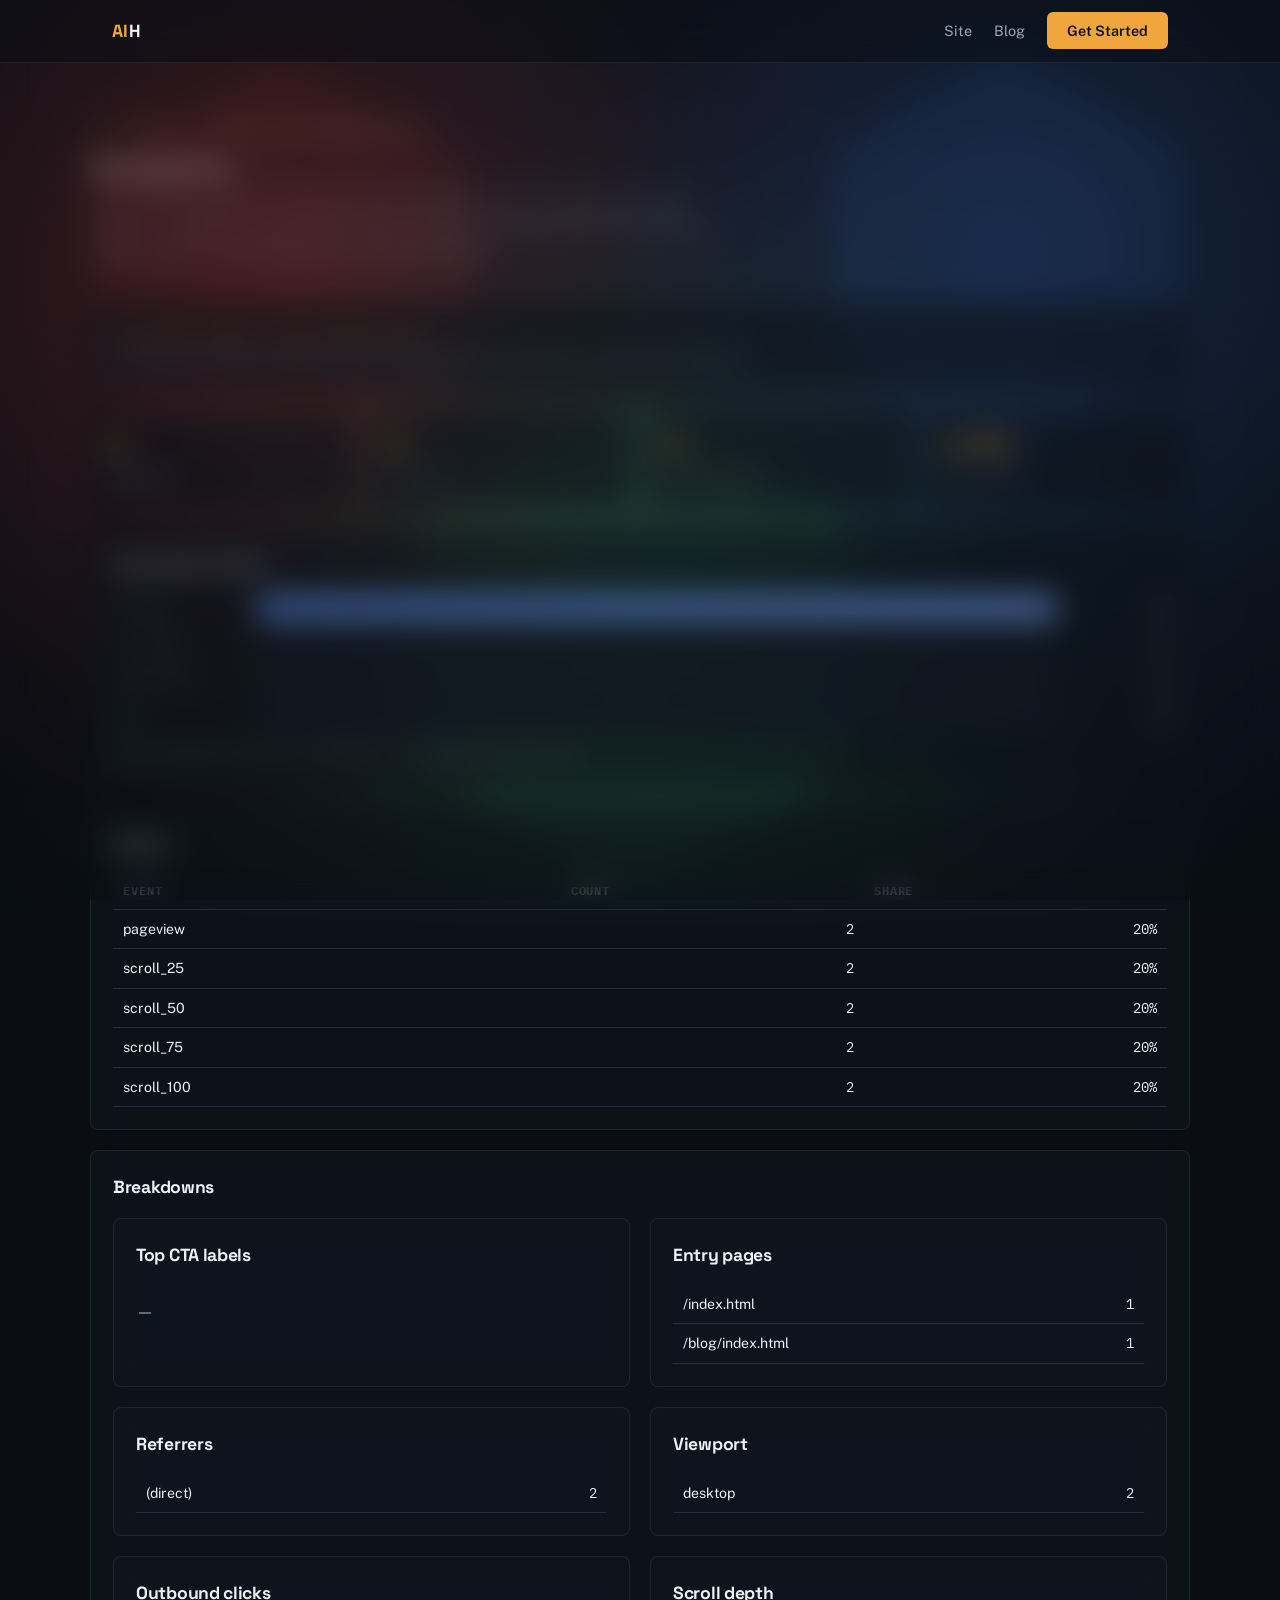
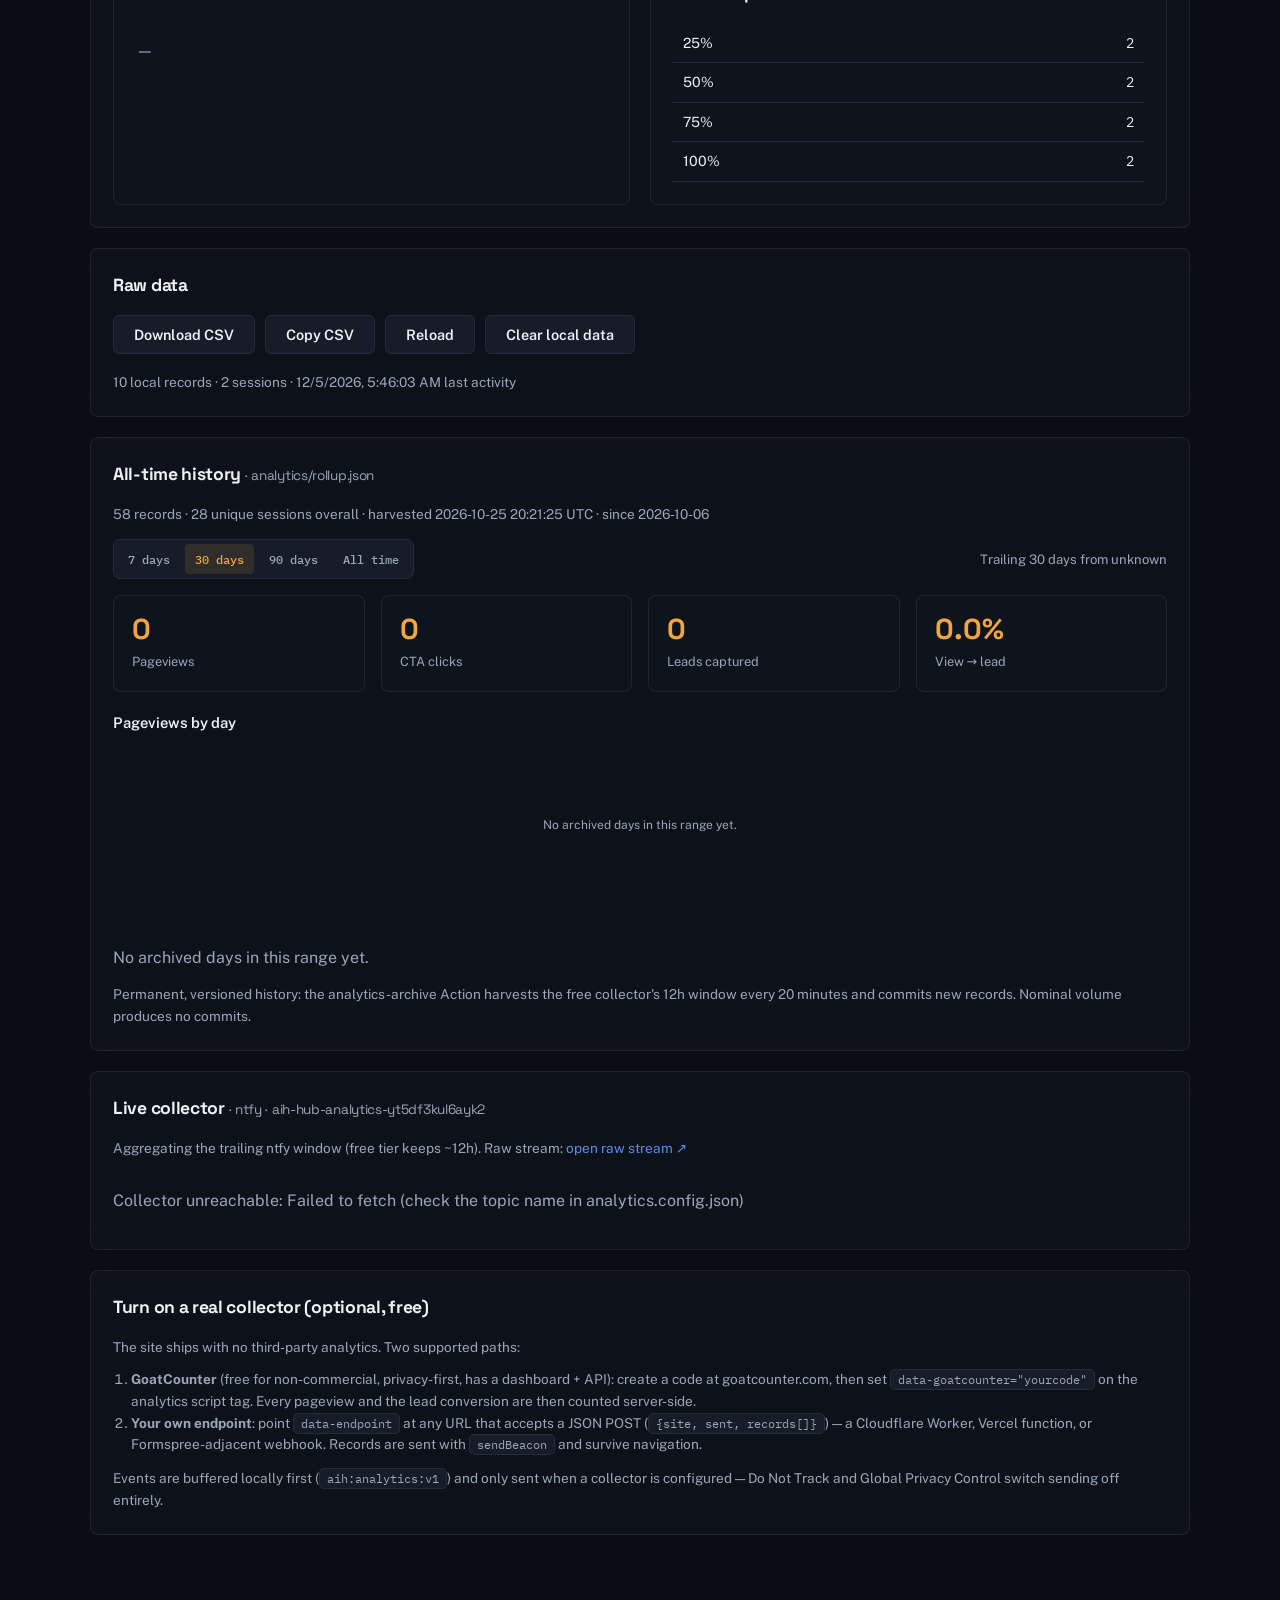
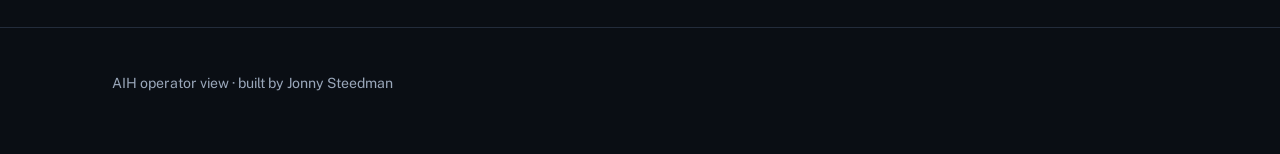
<file: dashboard.html>
<!DOCTYPE html>
<html lang="en">
<head>
<meta charset="UTF-8" />
<meta name="viewport" content="width=device-width, initial-scale=1.0" />
<title>Analytics — AIH (operator view)</title>
<meta name="robots" content="noindex,nofollow" />
<link rel="stylesheet" href="style.css" />
<style>
  .dash{padding:48px 0 72px}
  .dash h1{font-size:2rem;margin:12px 0 6px}
  .panel{background:rgba(16,22,31,.6);border:1px solid rgba(255,255,255,.08);border-radius:8px;padding:22px;margin-bottom:20px;backdrop-filter:blur(12px)}
  .panel h2{font-size:1.1rem;margin:0 0 16px}
  .funnel{display:grid;gap:10px}
  .fstage{display:grid;grid-template-columns:130px 1fr 96px;align-items:center;gap:14px}
  .fstage .lab{font-family:var(--mono);font-size:.78rem;color:var(--muted);text-transform:uppercase;letter-spacing:.08em}
  .fbar{height:26px;background:var(--panel2);border:1px solid var(--line);border-radius:5px;overflow:hidden}
  .fbar i{display:block;height:100%;background:linear-gradient(90deg,var(--accent),#f7b45a)}
  .fbar.alt i{background:linear-gradient(90deg,var(--data),#7aa6ff)}
  .fbar.ok i{background:linear-gradient(90deg,var(--ok),#66e0ac)}
  .fstage .num{text-align:right;font-family:var(--display);font-weight:700}
  .kpi{display:grid;grid-template-columns:repeat(4,1fr);gap:16px;margin-bottom:20px}
  .kpi .panel{margin:0;padding:18px}
  .kpi b{display:block;font-family:var(--display);font-size:1.8rem;color:var(--accent);line-height:1.1}
  .kpi span{display:block;color:var(--muted);font-size:.8rem;margin-top:6px}
  table{width:100%;border-collapse:collapse;font-size:.88rem}
  th,td{text-align:left;padding:8px 10px;border-bottom:1px solid var(--line)}
  th{font-family:var(--mono);font-size:.72rem;text-transform:uppercase;letter-spacing:.08em;color:var(--muted)}
  td.n{text-align:right;font-family:var(--mono)}
  .rowbtns{display:flex;gap:10px;flex-wrap:wrap;margin-bottom:18px}
  .note{color:var(--muted);font-size:.85rem}
  code{background:var(--panel2);border:1px solid var(--line);padding:2px 7px;border-radius:5px;font-size:.85em;font-family:var(--mono)}
  .empty{color:var(--muted);padding:14px 0}
  .history-tools{display:flex;align-items:center;justify-content:space-between;gap:14px;flex-wrap:wrap;margin:4px 0 16px}
  .range-tabs{display:inline-flex;gap:5px;padding:4px;border:1px solid var(--line);border-radius:7px;background:var(--panel2)}
  .range-tabs button{font:500 .78rem var(--mono);color:var(--muted);background:transparent;border:0;border-radius:4px;padding:7px 10px;cursor:pointer}
  .range-tabs button[aria-pressed="true"]{background:var(--accent-soft);color:var(--accent)}
  .range-tabs button:focus-visible{outline:2px solid var(--accent);outline-offset:2px}
  .history-chart{display:block;width:100%;height:184px;margin:4px 0 12px;overflow:visible}
  .chart-grid{stroke:var(--line);stroke-width:1;vector-effect:non-scaling-stroke}
  .chart-line{fill:none;stroke:var(--accent);stroke-width:2.5;stroke-linecap:round;stroke-linejoin:round;vector-effect:non-scaling-stroke}
  .chart-area{fill:var(--accent);opacity:.1}
  .chart-point{fill:var(--panel);stroke:var(--accent);stroke-width:2;vector-effect:non-scaling-stroke}
  .chart-label{fill:var(--muted);font:10px var(--mono)}
  .chart-empty{fill:var(--muted);font:12px var(--body)}
  .history-table{overflow-x:auto}
  .range-summary{color:var(--muted);font-size:.82rem}
  @media(max-width:860px){.kpi{grid-template-columns:repeat(2,1fr)}.fstage{grid-template-columns:96px 1fr 72px}}
  @media(max-width:520px){.history-chart{height:160px}.range-tabs button{padding:7px 8px;font-size:.72rem}.history-tools{align-items:flex-start}}
  @media(prefers-reduced-motion:reduce){.range-tabs button{scroll-behavior:auto}}
</style>
</head>
<body>
<canvas id="bg-canvas" aria-hidden="true"></canvas>
<div class="glass" aria-hidden="true"></div>
<nav><div class="wrap nav">
  <div class="brand"><span class="mark">AI</span>H</div>
  <div><a href="index.html">Site</a><a href="blog/index.html">Blog</a><a href="index.html#contact" class="btn primary" data-aih-cta="dash_get_started">Get Started</a></div>
</div></nav>

<main class="dash wrap">
  <span class="eyebrow">Internal · Conversion instrumentation</span>
  <h1>Analytics</h1>
  <p class="sub">Funnel from pageview to captured lead. No cookies, no PII, no third-party tag by default —
     events are recorded in the visitor's browser; this page reads <em>this browser's</em> buffer unless a
     collector endpoint is configured below.</p>

  <div id="status" class="panel"></div>

  <div class="kpi" id="kpi"></div>

  <div class="panel">
    <h2>Conversion funnel</h2>
    <div class="funnel" id="funnel"></div>
    <p class="note" id="funnelNote" style="margin-top:14px"></p>
  </div>

  <div class="panel">
    <h2>Events</h2>
    <div id="events"></div>
  </div>

  <div class="panel">
    <h2>Breakdowns</h2>
    <div class="grid g2" id="breakdowns"></div>
  </div>

  <div class="panel">
    <h2>Raw data</h2>
    <div class="rowbtns">
      <button class="btn" id="dl">Download CSV</button>
      <button class="btn" id="cp">Copy CSV</button>
      <button class="btn" id="reload">Reload</button>
      <button class="btn" id="clr">Clear local data</button>
    </div>
    <p class="note" id="rawNote"></p>
  </div>

  <div class="panel" id="archivePanel">
    <h2>All-time history <span id="archSrc" class="note" style="font-weight:400"></span></h2>
    <p class="note" id="archNote" style="margin-bottom:14px">Loading…</p>
    <div id="archBody"></div>
  </div>

  <div class="panel" id="livePanel">
    <h2>Live collector <span id="liveSrc" class="note" style="font-weight:400"></span></h2>
    <p class="note" id="liveNote" style="margin-bottom:14px">Connecting…</p>
    <div id="liveBody"></div>
  </div>

  <div class="panel">
    <h2>Turn on a real collector (optional, free)</h2>
    <p class="note">The site ships with no third-party analytics. Two supported paths:</p>
    <ol class="note" style="margin:10px 0 0 18px">
      <li><strong>GoatCounter</strong> (free for non-commercial, privacy-first, has a dashboard + API): create a
        code at goatcounter.com, then set <code>data-goatcounter="yourcode"</code> on the analytics script tag.
        Every pageview and the lead conversion are then counted server-side.</li>
      <li><strong>Your own endpoint</strong>: point <code>data-endpoint</code> at any URL that accepts a JSON
        POST (<code>{site, sent, records[]}</code>) — a Cloudflare Worker, Vercel function, or Formspree-adjacent
        webhook. Records are sent with <code>sendBeacon</code> and survive navigation.</li>
    </ol>
    <p class="note" style="margin-top:12px">Events are buffered locally first (<code>aih:analytics:v1</code>) and only
      sent when a collector is configured — Do Not Track and Global Privacy Control switch sending off entirely.</p>
  </div>
</main>

<footer><div class="wrap"><p>AIH operator view · built by Jonny Steedman</p></div></footer>

<script src="bg.js"></script>
<script>
(function () {
  "use strict";
  var KEY = "aih:analytics:v1";
  function read() { try { return JSON.parse(localStorage.getItem(KEY) || "[]") || []; } catch (e) { return []; } }
  function el(tag, cls, text) { var n = document.createElement(tag); if (cls) n.className = cls; if (text !== undefined) n.textContent = text; return n; }
  // Every value from the buffer is inserted with textContent (never innerHTML);
  // the only innerHTML use on this page is `= ""` to clear a container.
  function clear(node) { node.innerHTML = ""; }

  var rows = read();

  /* ---- status ---- */
  var st = document.getElementById("status");
  function status() {
    var cfg = (window.AIH_ANALYTICS || {});
    var ep = cfg.endpoint || "";
    st.innerHTML = "";
    var head = el("div");
    head.style.cssText = "display:flex;gap:10px;align-items:center;font-family:var(--mono);font-size:.8rem;text-transform:uppercase;letter-spacing:.08em;color:" + (ep ? "#3ecf8e" : "#f0a63c");
    head.appendChild(el("span", null, ep ? "collector: " + ep : "collector: none — local buffer only"));
    st.appendChild(head);
    st.appendChild(el("p", "note", rows.length + " records in this browser's buffer. Open any site page with " +
      "?aih-analytics=1 for the live in-page panel."));
  }

  var FSTAGES = [
    { k: "view", ev: "pageview", label: "Visited", cls: "alt" },
    { k: "cta", ev: "cta_click", label: "CTA click", cls: "" },
    { k: "start", ev: "form_start", label: "Form start", cls: "" },
    { k: "submit", ev: "form_submit", label: "Lead", cls: "ok" }
  ];
  function counts(rs) { var o = {}, i; for (i = 0; i < rs.length; i++) o[rs[i].ev] = (o[rs[i].ev] || 0) + 1; return o; }

  function render() {
    var c = counts(rows);
    var f = { view: c.pageview || 0, cta: c.cta_click || 0, start: c.form_start || 0, submit: c.form_submit || 0 };
    var conv = f.view ? (f.submit / f.view * 100).toFixed(1) : "0.0";

    /* KPI */
    var kpi = document.getElementById("kpi");
    kpi.innerHTML = "";
    [["Pageviews", f.view], ["CTA clicks", f.cta], ["Leads captured", f.submit], ["View → lead", conv + "%"]]
      .forEach(function (p) {
        var box = el("div", "panel");
        box.appendChild(el("b", null, String(p[1])));
        box.appendChild(el("span", null, p[0]));
        kpi.appendChild(box);
      });

    /* funnel */
    var fu = document.getElementById("funnel");
    fu.innerHTML = "";
    var max = Math.max(f.view, 1);
    var prev = null;
    FSTAGES.forEach(function (s) {
      var v = f[s.k];
      var st = el("div", "fstage");
      st.appendChild(el("div", "lab", s.label));
      var bar = el("div", "fbar" + (s.cls ? " " + s.cls : ""));
      var inner = el("i");
      inner.style.width = Math.max((v / max) * 100, v ? 3 : 0) + "%";
      bar.appendChild(inner);
      st.appendChild(bar);
      var n = el("div", "num", String(v));
      st.appendChild(n);
      fu.appendChild(st);
      prev = v;
    });
    document.getElementById("funnelNote").textContent =
      "Step-through: " + pct(f.view, f.cta) + " visit→CTA · " + pct(f.cta, f.start) + " CTA→start · " +
      pct(f.start, f.submit) + " start→lead · " + pct(f.view, f.submit) + " end-to-end.";

    /* events table */
    var ev = document.getElementById("events");
    ev.innerHTML = "";
    var keys = Object.keys(c).sort(function (a, b) { return c[b] - c[a]; });
    if (!keys.length) { ev.appendChild(el("p", "empty", "No events recorded in this browser yet.")); }
    else {
      var t = el("table"); var thead = el("thead"); var hr = el("tr");
      ["Event", "Count", "Share"].forEach(function (h) { hr.appendChild(el("th", null, h)); });
      thead.appendChild(hr); t.appendChild(thead);
      var tb = el("tbody");
      keys.forEach(function (k) {
        var tr = el("tr");
        tr.appendChild(el("td", null, k));
        tr.appendChild(el("td", "n", String(c[k])));
        tr.appendChild(el("td", "n", (c[k] / rows.length * 100).toFixed(0) + "%"));
        tb.appendChild(tr);
      });
      t.appendChild(tb); ev.appendChild(t);
    }

    /* breakdowns */
    var bd = document.getElementById("breakdowns");
    bd.innerHTML = "";
    function table(title, pairs) {
      var box = el("div", "panel"); box.style.marginBottom = "0";
      box.appendChild(el("h2", null, title));
      if (!pairs.length) { box.appendChild(el("p", "empty", "—")); }
      else {
        var t = el("table"), tb = el("tbody");
        pairs.slice(0, 8).forEach(function (p) {
          var tr = el("tr");
          tr.appendChild(el("td", null, p[0]));
          tr.appendChild(el("td", "n", String(p[1])));
          tb.appendChild(tr);
        });
        t.appendChild(tb); box.appendChild(t);
      }
      return box;
    }
    function group(fn) {
      var m = {};
      rows.forEach(function (r) { var k = fn(r); if (k === undefined || k === null || k === "") return; m[k] = (m[k] || 0) + 1; });
      return Object.keys(m).map(function (k) { return [k, m[k]]; }).sort(function (a, b) { return b[1] - a[1]; });
    }
    bd.appendChild(table("Top CTA labels", group(function (r) { return r.ev === "cta_click" ? r.props.label : null; })));
    bd.appendChild(table("Entry pages", group(function (r) { return r.ev === "pageview" ? r.path : null; })));
    bd.appendChild(table("Referrers", group(function (r) { return r.ev === "pageview" ? (r.ref || "(direct)") : null; })));
    bd.appendChild(table("Viewport", group(function (r) { return r.ev === "pageview" ? r.vp : null; })));
    bd.appendChild(table("Outbound clicks", group(function (r) { return r.ev === "outbound" ? r.props.host : null; })));
    bd.appendChild(table("Scroll depth", group(function (r) { return /^scroll_/.test(r.ev) ? r.ev.replace("scroll_", "") + "%" : null; })));

    document.getElementById("rawNote").textContent = rows.length + " local records · "
      + new Set(rows.map(function (r) { return r.sid; })).size + " sessions · "
      + (rows.length ? new Date(rows[rows.length - 1].ts).toLocaleString() : "n/a") + " last activity";
  }
  function pct(a, b) { return a ? (b / a * 100).toFixed(0) + "%" : "—"; }

  function csv() {
    var out = [["event", "timestamp_iso", "session", "path", "referrer", "viewport", "props"]];
    rows.forEach(function (r) { out.push([r.ev, new Date(r.ts).toISOString(), r.sid, r.path, r.ref, r.vp, JSON.stringify(r.props)]); });
    return out.map(function (r) { return r.map(function (c) { return '"' + String(c).replace(/"/g, '""') + '"'; }).join(","); }).join("\n");
  }
  function blobDownload(text, name) {
    var b = new Blob([text], { type: "text/csv" }), u = URL.createObjectURL(b), a = el("a");
    a.href = u; a.download = name; document.body.appendChild(a); a.click();
    setTimeout(function () { URL.revokeObjectURL(u); a.remove(); }, 500);
  }
  document.getElementById("dl").onclick = function () { blobDownload(csv(), "aih-analytics-" + Date.now() + ".csv"); };
  document.getElementById("cp").onclick = function () {
    if (navigator.clipboard) navigator.clipboard.writeText(csv()).then(function () { alert("CSV copied (" + rows.length + " rows)"); });
    else alert("Clipboard unavailable — use Download CSV.");
  };
  document.getElementById("reload").onclick = function () { rows = read(); status(); render(); };
  document.getElementById("clr").onclick = function () {
    if (!confirm("Clear this browser's locally buffered analytics records?")) return;
    try { localStorage.removeItem(KEY); } catch (e) {}
    rows = []; status(); render();
  };

  status(); render();

  /* ---------- live collector (site-wide aggregates, no account required) ---------- */
  var CFD = null;
  function liveStatus() {
    var src = document.getElementById("liveSrc");
    var note = document.getElementById("liveNote");
    var body = document.getElementById("liveBody");
    if (!CFD || !CFD.topic) {
      src.textContent = "";
      note.textContent = "No collector configured — local buffer only (see below to switch one on).";
      body.innerHTML = "";
      return;
    }
    var kind = CFD.collector || "custom";
    src.textContent = "· " + kind + " · " + CFD.topic;
    var link = el("a", null, "open raw stream ↗");
    link.href = "https://ntfy.sh/" + CFD.topic;
    link.target = "_blank";
    link.rel = "noopener";
    note.innerHTML = "";
    note.appendChild(document.createTextNode("Aggregating the trailing ntfy window (free tier keeps ~12h). Raw stream: "));
    note.appendChild(link);
  }

  function pullLive() {
    if (!CFD || !CFD.topic) return;
    var body = document.getElementById("liveBody");
    body.innerHTML = "";
    body.appendChild(el("p", "empty", "Loading stream…"));
    fetch("https://ntfy.sh/" + CFD.topic + "/json?poll=1&since=12h")
      .then(function (r) { return r.text(); })
      .then(function (txt) {
        var recs = [], msgs = 0, bad = 0;
        txt.split("\n").forEach(function (line) {
          line = line.trim(); if (!line) return;
          var m; try { m = JSON.parse(line); } catch (e) { bad++; return; }
          if (m.event !== "message" || !m.message) return;
          msgs++;
          var p; try { p = JSON.parse(m.message); } catch (e) { bad++; return; }
          (p.records || []).forEach(function (r) { if (r && r.ev) recs.push(r); });
        });
        renderLive(recs, msgs, bad);
      })
      .catch(function (e) {
        body.innerHTML = "";
        body.appendChild(el("p", "empty", "Collector unreachable: " + e.message + " (check the topic name in analytics.config.json)"));
      });
  }

  function renderLive(recs, msgs, bad) {
    var body = document.getElementById("liveBody");
    body.innerHTML = "";
    if (!recs.length) {
      body.appendChild(el("p", "empty", "No events in the trailing window yet (" + msgs + " collector messages). Visit the site in any browser — events stream here within a minute."));
      return;
    }
    var c = counts(recs);
    var f = { view: c.pageview || 0, cta: c.cta_click || 0, start: c.form_start || 0, submit: c.form_submit || 0 };
    var sessions = new Set(recs.map(function (r) { return r.sid; })).size;

    var kpi = el("div", "kpi");
    [["Site-wide pageviews", f.view], ["CTA clicks", f.cta], ["Leads", f.submit], ["Sessions", sessions]]
      .forEach(function (p) {
        var b = el("div", "panel"); b.style.margin = "0";
        b.appendChild(el("b", null, String(p[1])));
        b.appendChild(el("span", null, p[0]));
        kpi.appendChild(b);
      });
    body.appendChild(kpi);

    var fu = el("div", "funnel"); fu.style.marginTop = "18px";
    var max = Math.max(f.view, 1);
    FSTAGES.forEach(function (s) {
      var v = f[s.k], st = el("div", "fstage");
      st.appendChild(el("div", "lab", s.label));
      var bar = el("div", "fbar" + (s.cls ? " " + s.cls : ""));
      var inner = el("i"); inner.style.width = Math.max((v / max) * 100, v ? 3 : 0) + "%";
      bar.appendChild(inner); st.appendChild(bar);
      st.appendChild(el("div", "num", String(v)));
      fu.appendChild(st);
    });
    body.appendChild(fu);
    body.appendChild(el("p", "note", "End-to-end: " + pct(f.view, f.submit) + " of visits capture a lead · "
      + recs.length + " events from " + msgs + " collector messages" + (bad ? " (" + bad + " unparsed)" : "") + "."));

    function group(fn) {
      var m = {};
      recs.forEach(function (r) { var k = fn(r); if (k === undefined || k === null || k === "") return; m[k] = (m[k] || 0) + 1; });
      return Object.keys(m).map(function (k) { return [k, m[k]]; }).sort(function (a, b) { return b[1] - a[1]; });
    }
    var grid = el("div", "grid g2"); grid.style.marginTop = "18px";
    function mini(title, pairs) {
      var box = el("div", "panel"); box.style.margin = "0";
      box.appendChild(el("h2", null, title));
      if (!pairs.length) box.appendChild(el("p", "empty", "—"));
      else {
        var t = el("table"), tb = el("tbody");
        pairs.slice(0, 6).forEach(function (p) {
          var tr = el("tr"); tr.appendChild(el("td", null, p[0])); tr.appendChild(el("td", "n", String(p[1]))); tb.appendChild(tr);
        });
        t.appendChild(tb); box.appendChild(t);
      }
      return box;
    }
    grid.appendChild(mini("Top pages", group(function (r) { return r.ev === "pageview" ? r.path : null; })));
    grid.appendChild(mini("Top CTAs", group(function (r) { return r.ev === "cta_click" ? (r.props && r.props.label) : null; })));
    grid.appendChild(mini("Event mix", group(function (r) { return r.ev; })));
    grid.appendChild(mini("Referrers", group(function (r) { return r.ev === "pageview" ? (r.ref || "(direct)") : null; })));
    body.appendChild(grid);
  }

  fetch("analytics.config.json").then(function (r) { return r.json(); }).then(function (c) {
    CFD = c; liveStatus();
    if (c && c.topic) pullLive();
  }).catch(function () {
    CFD = { topic: "" }; liveStatus();
  });
  setInterval(function () { if (CFD && CFD.topic) pullLive(); }, 120000);   // keep the live panel fresh

  /* ---------- all-time history (harvested into the repo by the scheduled Action) ---------- */
  function pullArchive() {
    var body = document.getElementById("archBody");
    var note = document.getElementById("archNote");
    var src = document.getElementById("archSrc");
    fetch("analytics/rollup.json", { cache: "no-store" })
      .then(function (r) { if (!r.ok) throw new Error("HTTP " + r.status); return r.json(); })
      .then(function (r) {
        body.innerHTML = "";
        src.textContent = "· analytics/rollup.json";
        var days = (r.days || []).slice().sort(function (a, b) { return a.date.localeCompare(b.date); });
        var newest = days.length ? days[days.length - 1].date : null;
        var range = "30";
        note.textContent = r.records + " records · " + r.sessions + " unique sessions overall · harvested "
          + (r.generated || "?").replace("T", " ").replace("Z", " UTC")
          + (r.first_record ? " · since " + new Date(r.first_record).toISOString().slice(0, 10) : "");

        var tools = el("div", "history-tools");
        var tabs = el("div", "range-tabs");
        tabs.setAttribute("role", "group");
        tabs.setAttribute("aria-label", "History date range");
        [["7", "7 days"], ["30", "30 days"], ["90", "90 days"], ["all", "All time"]].forEach(function (choice) {
          var button = el("button", null, choice[1]);
          button.type = "button";
          button.setAttribute("data-range", choice[0]);
          button.setAttribute("aria-pressed", choice[0] === range ? "true" : "false");
          tabs.appendChild(button);
        });
        tools.appendChild(tabs);
        var rangeSummary = el("span", "range-summary");
        tools.appendChild(rangeSummary);
        body.appendChild(tools);

        var kpi = el("div", "kpi");
        body.appendChild(kpi);
        var chartTitle = el("h3", null, "Pageviews by day");
        chartTitle.style.cssText = "font:600 .92rem var(--body);margin:22px 0 4px";
        body.appendChild(chartTitle);
        var chartHost = el("div");
        body.appendChild(chartHost);
        var tableHost = el("div", "history-table");
        tableHost.style.marginTop = "12px";
        body.appendChild(tableHost);
        tabs.addEventListener("click", function (event) {
          var button = event.target.closest("button[data-range]");
          if (!button) return;
          range = button.getAttribute("data-range");
          Array.prototype.forEach.call(tabs.querySelectorAll("button[data-range]"), function (item) {
            item.setAttribute("aria-pressed", item === button ? "true" : "false");
          });
          renderRange();
        });

        function renderChart(selected) {
          chartHost.innerHTML = "";
          var svg = document.createElementNS("http://www.w3.org/2000/svg", "svg");
          svg.setAttribute("class", "history-chart");
          svg.setAttribute("viewBox", "0 0 720 184");
          svg.setAttribute("role", "img");
          svg.setAttribute("aria-label", "Daily pageviews for the selected history range");
          var ns = "http://www.w3.org/2000/svg";
          function shape(name, attrs) {
            var node = document.createElementNS(ns, name);
            Object.keys(attrs).forEach(function (key) { node.setAttribute(key, attrs[key]); });
            svg.appendChild(node);
            return node;
          }
          function label(x, y, text, anchor) {
            var node = shape("text", { x: x, y: y, "text-anchor": anchor || "start", "class": "chart-label" });
            node.textContent = text;
          }
          if (!selected.length) {
            var empty = shape("text", { x: 360, y: 94, "text-anchor": "middle", "class": "chart-empty" });
            empty.textContent = "No archived days in this range yet.";
            chartHost.appendChild(svg);
            return;
          }
          var chartStart = range === "all" ? selected[0].date :
            new Date(new Date(newest + "T00:00:00Z").getTime() - (Number(range) - 1) * 86400000).toISOString().slice(0, 10);
          var byDate = {};
          selected.forEach(function (day) { byDate[day.date] = day; });
          var chartDays = [];
          var chartEnd = new Date(newest + "T00:00:00Z").getTime();
          for (var stamp = new Date(chartStart + "T00:00:00Z").getTime(); stamp <= chartEnd; stamp += 86400000) {
            var date = new Date(stamp).toISOString().slice(0, 10);
            chartDays.push(byDate[date] || { date: date, pageviews: 0 });
          }
          var maxValue = Math.max.apply(null, chartDays.map(function (d) { return Number(d.pageviews) || 0; }));
          var magnitude = Math.pow(10, Math.floor(Math.log(Math.max(maxValue, 1)) / Math.LN10));
          var lead = maxValue / magnitude;
          var step = magnitude * (lead <= 1 ? 1 : lead <= 2 ? 2 : lead <= 5 ? 5 : 10);
          var top = Math.max(step, Math.ceil(maxValue / step) * step);
          var left = 42, right = 706, upper = 12, lower = 150;
          [0, top / 2, top].forEach(function (value) {
            var y = lower - (value / top) * (lower - upper);
            shape("line", { x1: left, y1: y, x2: right, y2: y, "class": "chart-grid" });
            label(left - 8, y + 3, String(value), "end");
          });
          var points = chartDays.map(function (day, index) {
            return {
              x: chartDays.length === 1 ? (left + right) / 2 : left + index * (right - left) / (chartDays.length - 1),
              y: lower - ((Number(day.pageviews) || 0) / top) * (lower - upper),
              day: day
            };
          });
          var line = points.map(function (p, index) { return (index ? "L" : "M") + p.x + " " + p.y; }).join(" ");
          shape("path", { d: line + " L" + points[points.length - 1].x + " " + lower + " L" + points[0].x + " " + lower + " Z", "class": "chart-area" });
          shape("path", { d: line, "class": "chart-line" });
          points.forEach(function (p) {
            var dot = shape("circle", { cx: p.x, cy: p.y, r: 3.5, "class": "chart-point" });
            var title = document.createElementNS(ns, "title");
            title.textContent = p.day.date + ": " + (Number(p.day.pageviews) || 0) + " pageviews";
            dot.appendChild(title);
          });
          label(left, 174, chartDays[0].date.slice(5), "start");
          if (chartDays.length > 1) label(right, 174, chartDays[chartDays.length - 1].date.slice(5), "end");
          chartHost.appendChild(svg);
        }

        function renderRange() {
          var selected = days;
          if (range !== "all" && newest) {
            var end = new Date(newest + "T00:00:00Z").getTime();
            var start = end - (Number(range) - 1) * 86400000;
            selected = days.filter(function (day) {
              var stamp = new Date(day.date + "T00:00:00Z").getTime();
              return stamp >= start && stamp <= end;
            });
          }
          var totals = selected.reduce(function (sum, day) {
            sum.views += Number(day.pageviews) || 0;
            sum.cta += Number(day.cta_clicks) || 0;
            sum.starts += Number(day.form_starts) || 0;
            sum.leads += Number(day.leads) || 0;
            sum.sessionDays += Number(day.sessions) || 0;
            return sum;
          }, { views: 0, cta: 0, starts: 0, leads: 0, sessionDays: 0 });
          var rate = totals.views ? (totals.leads / totals.views * 100).toFixed(1) : "0.0";
          rangeSummary.textContent = range === "all" ? "All archived days" : "Trailing " + range + " days from " + (newest || "latest archive");
          kpi.innerHTML = "";
          [["Pageviews", totals.views], ["CTA clicks", totals.cta], ["Leads captured", totals.leads],
            ["View → lead", rate + "%"]].forEach(function (item) {
            var box = el("div", "panel"); box.style.margin = "0";
            box.appendChild(el("b", null, String(item[1])));
            box.appendChild(el("span", null, item[0]));
            kpi.appendChild(box);
          });
          renderChart(selected);
          tableHost.innerHTML = "";
          if (!selected.length) {
            tableHost.appendChild(el("p", "empty", "No archived days in this range yet."));
            return;
          }
          var table = el("table");
          var thead = el("thead"), heading = el("tr");
          ["UTC day", "Views", "CTA", "Form starts", "Leads", "Session-days"].forEach(function (text) { heading.appendChild(el("th", null, text)); });
          thead.appendChild(heading); table.appendChild(thead);
          var tbody = el("tbody");
          selected.slice().reverse().forEach(function (day) {
            var tr = el("tr");
            [day.date, day.pageviews, day.cta_clicks, day.form_starts, day.leads, day.sessions].forEach(function (value, index) {
              tr.appendChild(el("td", index ? "n" : null, String(value)));
            });
            tbody.appendChild(tr);
          });
          table.appendChild(tbody); tableHost.appendChild(table);
          tableHost.appendChild(el("p", "note", "Session-days add each day's sessions; visitors returning on different days can appear more than once."));
        }
        renderRange();
        body.appendChild(el("p", "note", "Permanent, versioned history: the analytics-archive Action harvests the free "
          + "collector's 12h window every 20 minutes and commits new records. Nominal volume produces no commits."));
      })
      .catch(function (e) {
        body.innerHTML = "";
        src.textContent = "";
        note.textContent = "No archive yet (" + e.message + "). The scheduled action writes analytics/rollup.json "
          + "on its first run — or run it by hand: `python tools/archive_collector.py`.";
      });
  }
  pullArchive();
})();
</script>
</body>
</html>
</file>
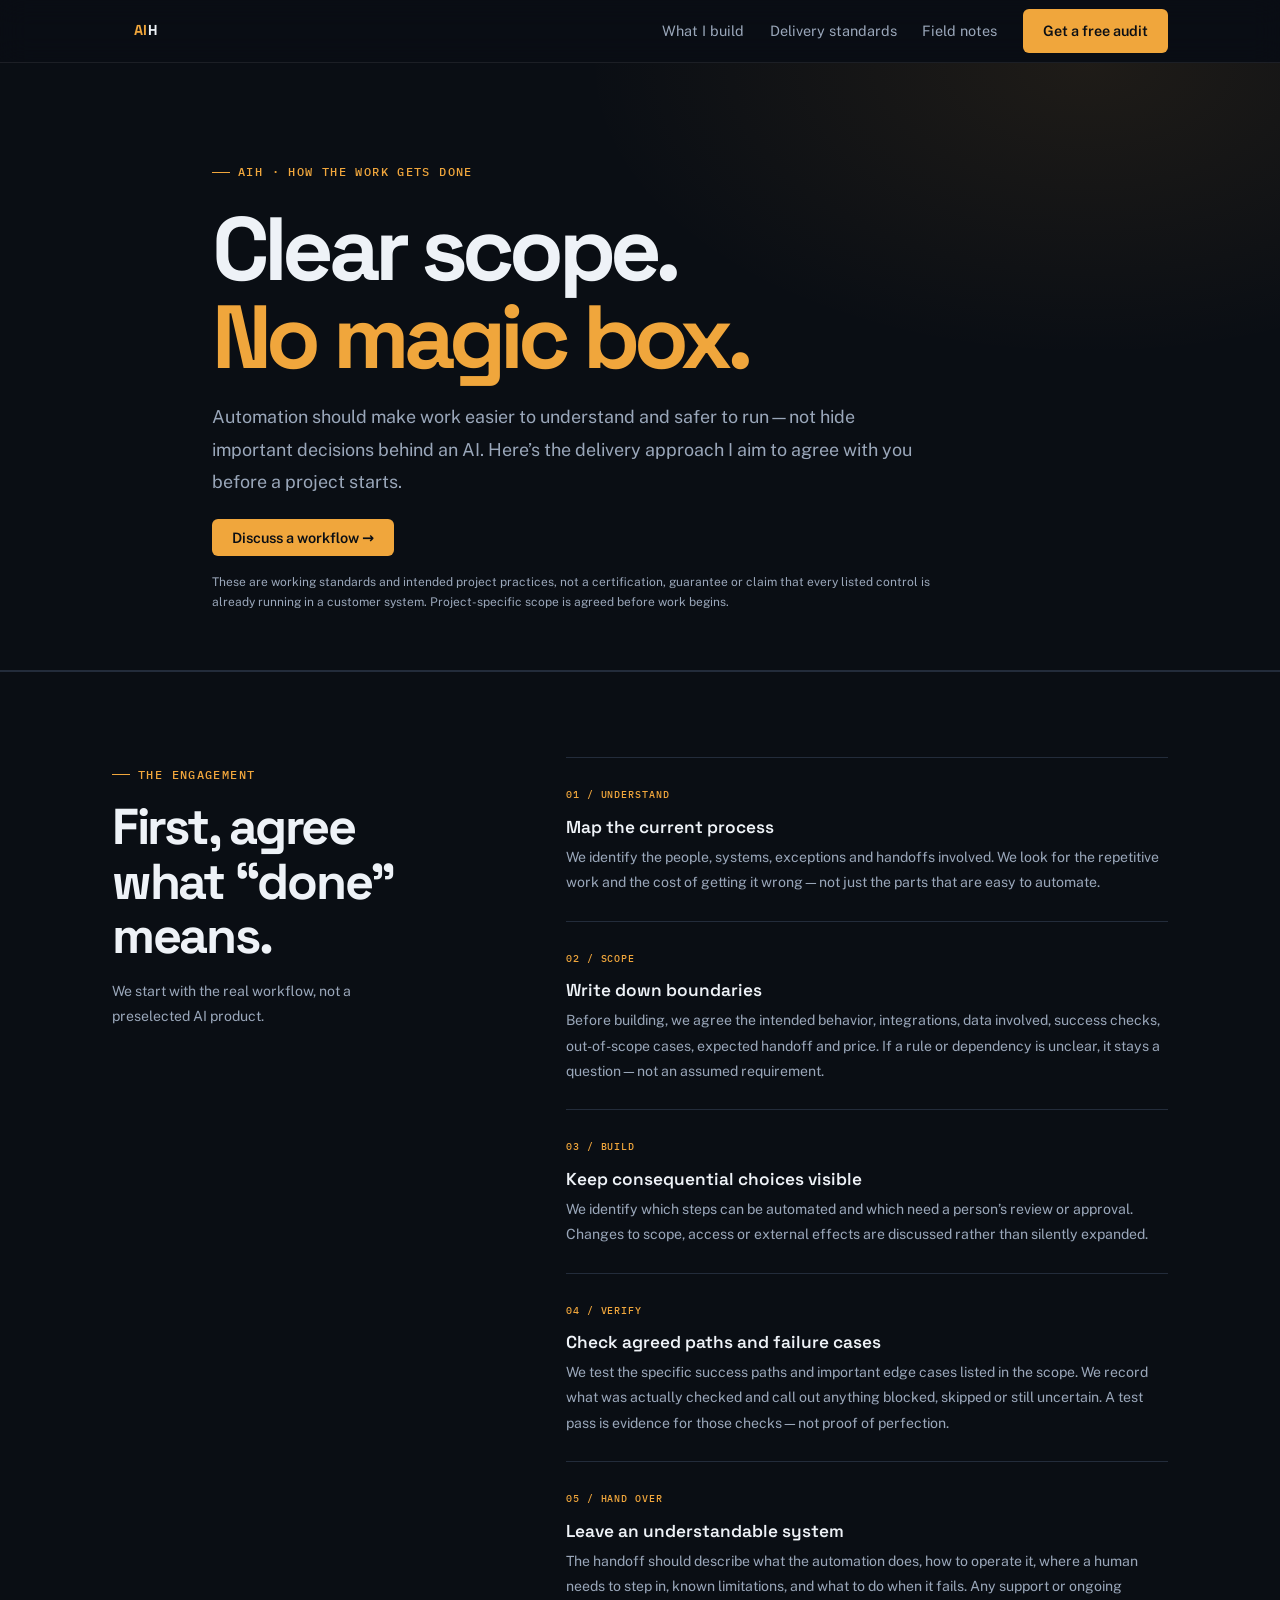
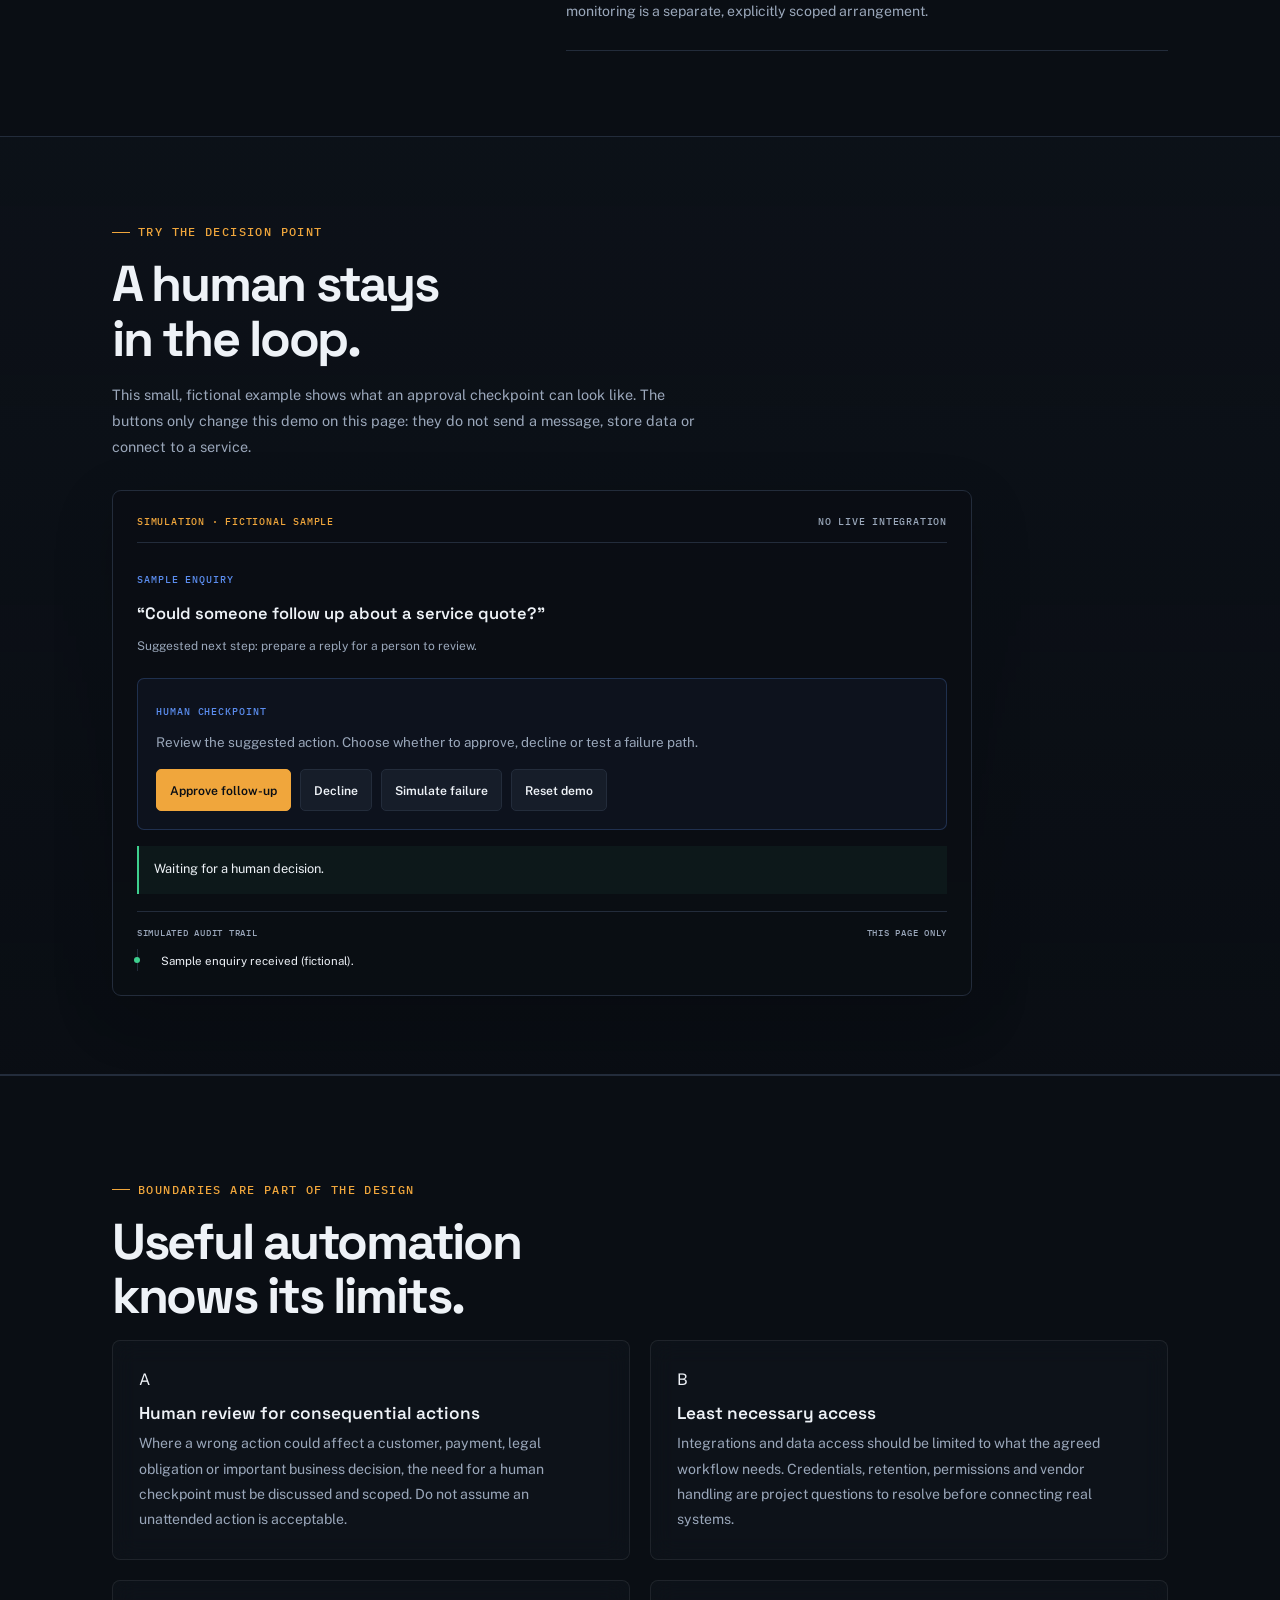
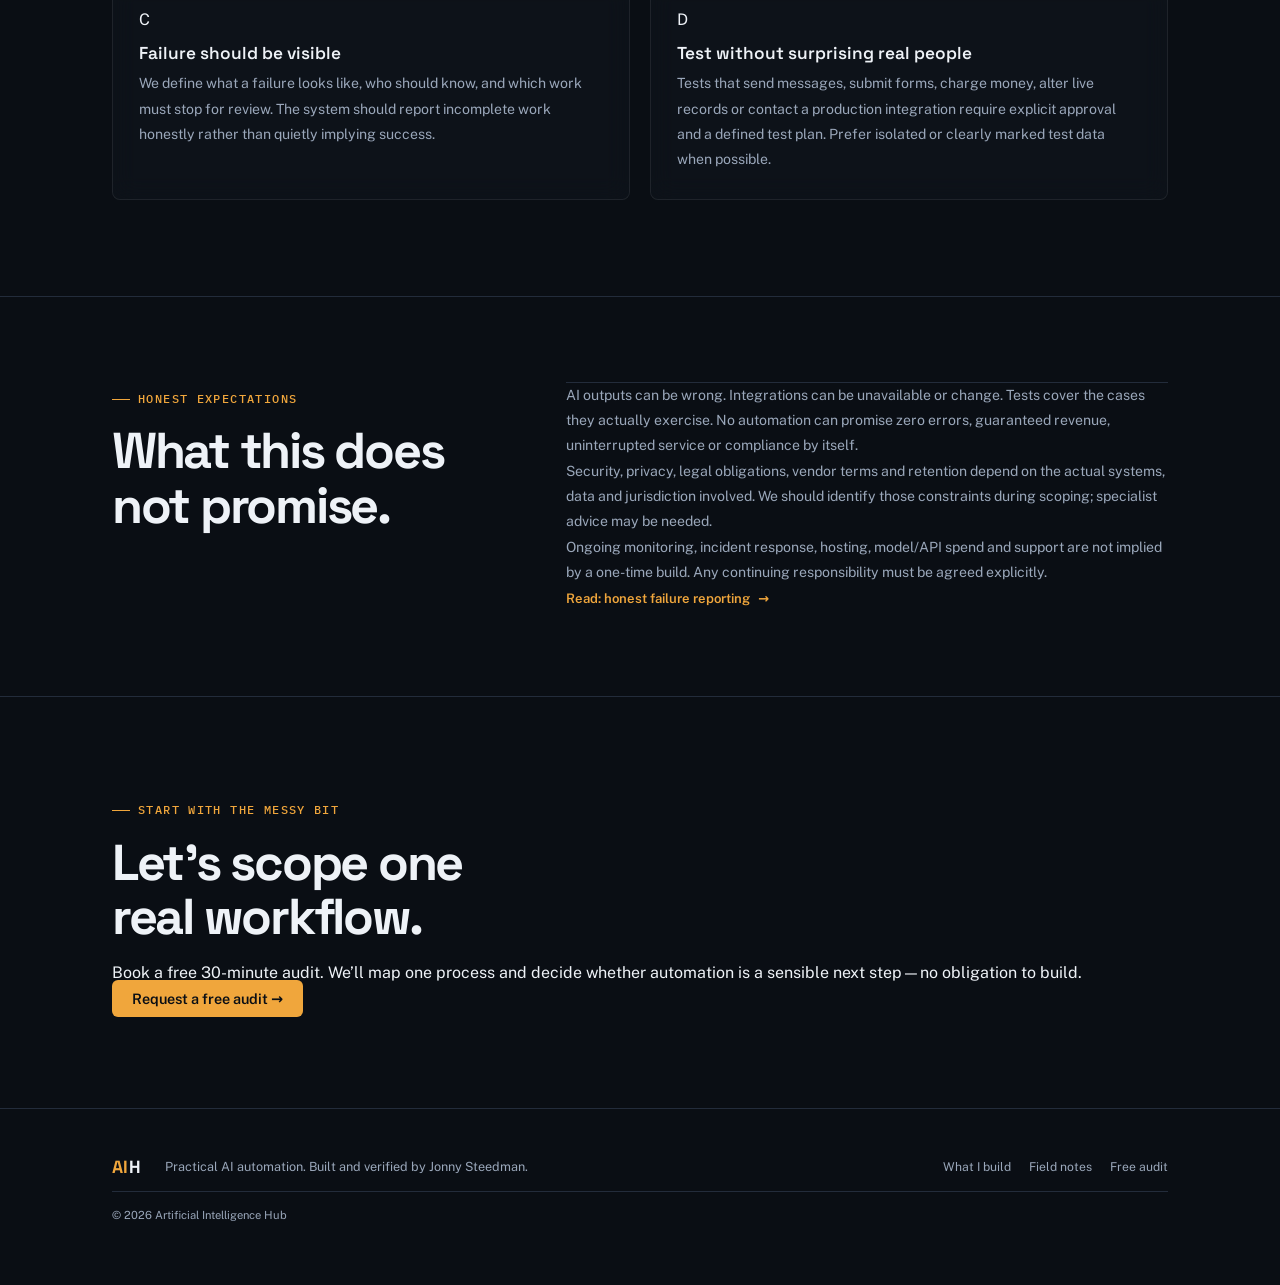
<file: delivery.html>
<!DOCTYPE html>
<html lang="en">
<head>
<meta charset="UTF-8" />
<meta name="viewport" content="width=device-width, initial-scale=1.0" />
<title>How AIH Delivers Automation Projects | AIH</title>
<meta name="description" content="See how AIH scopes, tests and hands over AI automation projects—with clear human approval, safety boundaries and honest limits." />
<!-- SEO:AIH -->
<link rel="canonical" href="https://jonnysteedman683-wq.github.io/AIH/delivery.html" />
<meta name="theme-color" content="#0a0e14" />
<meta name="author" content="Jonny Steedman" />
<meta name="robots" content="index,follow" />
<meta property="og:site_name" content="Artificial Intelligence Hub" />
<meta property="og:type" content="website" />
<meta property="og:title" content="How AIH Delivers Automation Projects | AIH" />
<meta property="og:description" content="See how AIH scopes, tests and hands over AI automation projects—with clear human approval, safety boundaries and honest limits." />
<meta property="og:url" content="https://jonnysteedman683-wq.github.io/AIH/delivery.html" />
<meta property="og:image" content="https://jonnysteedman683-wq.github.io/AIH/og.png" />
<meta property="og:image:width" content="1200" />
<meta property="og:image:height" content="630" />
<meta property="og:image:alt" content="Artificial Intelligence Hub — Everything AI. One place." />
<meta property="og:locale" content="en_AU" />
<meta name="twitter:card" content="summary_large_image" />
<meta name="twitter:title" content="How AIH Delivers Automation Projects | AIH" />
<meta name="twitter:description" content="See how AIH scopes, tests and hands over AI automation projects—with clear human approval, safety boundaries and honest limits." />
<meta name="twitter:image" content="https://jonnysteedman683-wq.github.io/AIH/og.png" />
<link rel="alternate" type="application/rss+xml" title="AIH Blog" href="https://jonnysteedman683-wq.github.io/AIH/feed.xml" />
<script type="application/ld+json">{"@context":"https://schema.org","@graph":[{"@type":"Organization","@id":"https://jonnysteedman683-wq.github.io/AIH/#org","name":"Artificial Intelligence Hub","url":"https://jonnysteedman683-wq.github.io/AIH/","logo":"https://jonnysteedman683-wq.github.io/AIH/og.png","description":"Practical AI automations for lead follow-up, appointments and admin, scoped and verified by Jonny Steedman.","founder":{"@type":"Person","name":"Jonny Steedman"}},{"@type":"WebSite","@id":"https://jonnysteedman683-wq.github.io/AIH/#site","url":"https://jonnysteedman683-wq.github.io/AIH/","name":"Artificial Intelligence Hub","publisher":{"@id":"https://jonnysteedman683-wq.github.io/AIH/#org"},"inLanguage":"en-AU"}]}</script>
<!-- /SEO:AIH -->
<link rel="stylesheet" href="style.css" />
</head>
<body>
<a class="skip-link" href="#main">Skip to content</a>
<nav aria-label="Main navigation">
  <div class="wrap nav">
    <a class="brand" href="./" aria-label="AIH home"><span class="mark">AI</span><span>H</span></a>
    <div class="nav-links">
      <a href="index.html#work">What I build</a>
      <a href="delivery.html" aria-current="page">Delivery standards</a>
      <a href="blog/index.html">Field notes</a>
      <a href="index.html#contact" class="btn primary" data-aih-cta="delivery_audit_nav">Get a free audit</a>
    </div>
  </div>
</nav>

<main id="main" class="delivery-page">
  <header class="delivery-hero">
    <div class="wrap delivery-hero-inner">
      <span class="eyebrow">AIH · How the work gets done</span>
      <h1>Clear scope.<br><span class="accent">No magic box.</span></h1>
      <p class="delivery-lede">Automation should make work easier to understand and safer to run—not hide important decisions behind an AI. Here’s the delivery approach I aim to agree with you before a project starts.</p>
      <a href="index.html#contact" class="btn primary" data-aih-cta="delivery_audit_hero">Discuss a workflow <span aria-hidden="true">→</span></a>
      <p class="delivery-disclosure">These are working standards and intended project practices, not a certification, guarantee or claim that every listed control is already running in a customer system. Project-specific scope is agreed before work begins.</p>
    </div>
  </header>

  <section class="delivery-section">
    <div class="wrap delivery-layout">
      <div class="delivery-sidebar"><span class="eyebrow">The engagement</span><h2>First, agree<br>what “done” means.</h2><p>We start with the real workflow, not a preselected AI product.</p></div>
      <div class="delivery-content">
        <article class="delivery-item"><span class="delivery-index">01 / UNDERSTAND</span><h3>Map the current process</h3><p>We identify the people, systems, exceptions and handoffs involved. We look for the repetitive work and the cost of getting it wrong—not just the parts that are easy to automate.</p></article>
        <article class="delivery-item"><span class="delivery-index">02 / SCOPE</span><h3>Write down boundaries</h3><p>Before building, we agree the intended behavior, integrations, data involved, success checks, out-of-scope cases, expected handoff and price. If a rule or dependency is unclear, it stays a question—not an assumed requirement.</p></article>
        <article class="delivery-item"><span class="delivery-index">03 / BUILD</span><h3>Keep consequential choices visible</h3><p>We identify which steps can be automated and which need a person’s review or approval. Changes to scope, access or external effects are discussed rather than silently expanded.</p></article>
        <article class="delivery-item"><span class="delivery-index">04 / VERIFY</span><h3>Check agreed paths and failure cases</h3><p>We test the specific success paths and important edge cases listed in the scope. We record what was actually checked and call out anything blocked, skipped or still uncertain. A test pass is evidence for those checks—not proof of perfection.</p></article>
        <article class="delivery-item"><span class="delivery-index">05 / HAND OVER</span><h3>Leave an understandable system</h3><p>The handoff should describe what the automation does, how to operate it, where a human needs to step in, known limitations, and what to do when it fails. Any support or ongoing monitoring is a separate, explicitly scoped arrangement.</p></article>
      </div>
    </div>
  </section>

  <section class="workflow-demo-section" aria-labelledby="demo-heading">
    <div class="wrap">
      <div class="demo-intro"><span class="eyebrow">Try the decision point</span><h2 id="demo-heading">A human stays<br><span class="accent">in the loop.</span></h2><p>This small, fictional example shows what an approval checkpoint can look like. The buttons only change this demo on this page: they do not send a message, store data or connect to a service.</p></div>
      <div class="workflow-demo" data-demo-workflow>
        <div class="demo-topline"><span>SIMULATION · FICTIONAL SAMPLE</span><span>NO LIVE INTEGRATION</span></div>
        <div class="demo-request"><span class="demo-label">SAMPLE ENQUIRY</span><p>“Could someone follow up about a service quote?”</p><small>Suggested next step: prepare a reply for a person to review.</small></div>
        <div class="demo-approval"><span class="demo-step">HUMAN CHECKPOINT</span><p>Review the suggested action. Choose whether to approve, decline or test a failure path.</p>
          <div class="demo-actions" role="group" aria-label="Simulated human decision">
            <button type="button" data-demo-action="approve">Approve follow-up</button>
            <button type="button" data-demo-action="reject">Decline</button>
            <button type="button" data-demo-action="failure">Simulate failure</button>
            <button type="button" data-demo-action="reset">Reset demo</button>
          </div>
        </div>
        <p class="demo-status" data-demo-status role="status" aria-live="polite" aria-atomic="true">Waiting for a human decision.</p>
        <div class="demo-trail-wrap">
          <div class="demo-trail-head"><span>SIMULATED AUDIT TRAIL</span><span>THIS PAGE ONLY</span></div>
          <ol class="demo-trail" data-demo-trail aria-label="Simulation audit trail" aria-live="polite" aria-relevant="additions text">
            <li data-demo-entry>Sample enquiry received (fictional).</li>
          </ol>
        </div>
      </div>
    </div>
  </section>

  <section class="delivery-guardrails">
    <div class="wrap">
      <div class="delivery-heading"><span class="eyebrow">Boundaries are part of the design</span><h2>Useful automation<br><span class="accent">knows its limits.</span></h2></div>
      <div class="grid g2 guardrail-grid">
        <article class="card guardrail-card"><span class="guardrail-mark" aria-hidden="true">A</span><h3>Human review for consequential actions</h3><p>Where a wrong action could affect a customer, payment, legal obligation or important business decision, the need for a human checkpoint must be discussed and scoped. Do not assume an unattended action is acceptable.</p></article>
        <article class="card guardrail-card"><span class="guardrail-mark" aria-hidden="true">B</span><h3>Least necessary access</h3><p>Integrations and data access should be limited to what the agreed workflow needs. Credentials, retention, permissions and vendor handling are project questions to resolve before connecting real systems.</p></article>
        <article class="card guardrail-card"><span class="guardrail-mark" aria-hidden="true">C</span><h3>Failure should be visible</h3><p>We define what a failure looks like, who should know, and which work must stop for review. The system should report incomplete work honestly rather than quietly implying success.</p></article>
        <article class="card guardrail-card"><span class="guardrail-mark" aria-hidden="true">D</span><h3>Test without surprising real people</h3><p>Tests that send messages, submit forms, charge money, alter live records or contact a production integration require explicit approval and a defined test plan. Prefer isolated or clearly marked test data when possible.</p></article>
      </div>
    </div>
  </section>

  <section class="delivery-section delivery-limits">
    <div class="wrap delivery-layout">
      <div class="delivery-sidebar"><span class="eyebrow">Honest expectations</span><h2>What this does<br><span class="accent">not promise.</span></h2></div>
      <div class="delivery-content limits-content">
        <p>AI outputs can be wrong. Integrations can be unavailable or change. Tests cover the cases they actually exercise. No automation can promise zero errors, guaranteed revenue, uninterrupted service or compliance by itself.</p>
        <p>Security, privacy, legal obligations, vendor terms and retention depend on the actual systems, data and jurisdiction involved. We should identify those constraints during scoping; specialist advice may be needed.</p>
        <p>Ongoing monitoring, incident response, hosting, model/API spend and support are not implied by a one-time build. Any continuing responsibility must be agreed explicitly.</p>
        <a class="text-link" href="blog/post-6.html" data-aih-cta="delivery_honest_limits">Read: honest failure reporting <span aria-hidden="true">→</span></a>
      </div>
    </div>
  </section>

  <section class="delivery-cta">
    <div class="wrap delivery-cta-inner">
      <div><span class="eyebrow">Start with the messy bit</span><h2>Let’s scope one<br><span class="accent">real workflow.</span></h2><p>Book a free 30-minute audit. We’ll map one process and decide whether automation is a sensible next step—no obligation to build.</p></div>
      <a href="index.html#contact" class="btn primary" data-aih-cta="delivery_audit_bottom">Request a free audit <span aria-hidden="true">→</span></a>
    </div>
  </section>
</main>

<script>
(function(){
  var demo = document.querySelector('[data-demo-workflow]');
  if (!demo) return;
  var status = demo.querySelector('[data-demo-status]');
  var trail = demo.querySelector('[data-demo-trail]');
  var initialStatus = 'Waiting for a human decision.';
  var messages = {
    approve: {
      status: 'Simulation only — follow-up is ready for human review.',
      entry: 'Human approved preparing a follow-up. No message sent.'
    },
    reject: {
      status: 'No message sent — a person declined the follow-up.',
      entry: 'Human declined the follow-up. No message sent.'
    },
    failure: {
      status: 'Simulated failure — no message sent; ask a person to review.',
      entry: 'Simulated failure detected. Work paused for human review; no message sent.'
    }
  };
  demo.addEventListener('click', function (event) {
    var button = event.target.closest('button[data-demo-action]');
    if (!button) return;
    var action = button.dataset.demoAction;
    if (action === 'reset') {
      while (trail.children.length > 1) trail.removeChild(trail.lastElementChild);
      status.textContent = initialStatus;
      return;
    }
    if (!Object.prototype.hasOwnProperty.call(messages, action)) return;
    status.textContent = messages[action].status;
    var entry = document.createElement('li');
    entry.setAttribute('data-demo-entry', '');
    entry.textContent = messages[action].entry;
    trail.appendChild(entry);
  });
})();
</script>
<footer>
  <div class="wrap footer-inner">
    <a class="brand" href="./" aria-label="AIH home"><span class="mark">AI</span><span>H</span></a>
    <p>Practical AI automation. Built and verified by Jonny Steedman.</p>
    <div class="footer-links"><a href="index.html#work">What I build</a><a href="blog/index.html">Field notes</a><a href="index.html#contact">Free audit</a></div>
    <small>&copy; 2026 Artificial Intelligence Hub</small>
  </div>
</footer>
<!-- ANALYTICS:AIH -->
<script defer src="analytics.js" data-endpoint="https://ntfy.sh/aih-hub-analytics-yt5df3kul6ayk2?title=AIH%20analytics" data-collector="ntfy" data-topic="aih-hub-analytics-yt5df3kul6ayk2" data-goatcounter=""></script>
<!-- /ANALYTICS:AIH -->
</body>
</html>
</file>
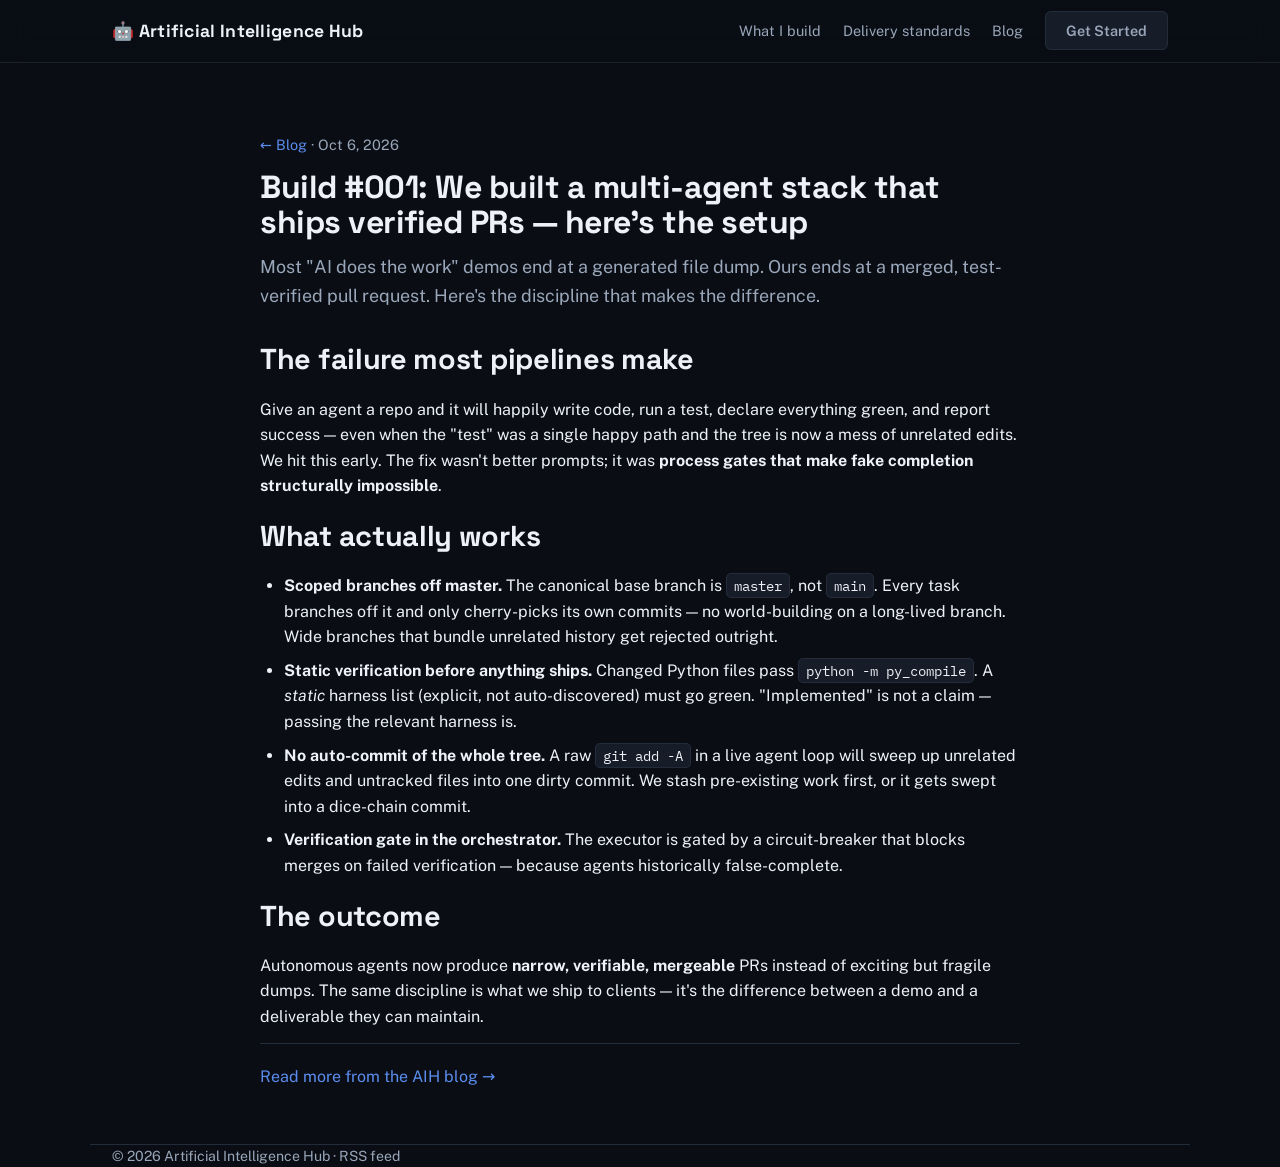
<file: blog/post-1.html>
<!DOCTYPE html>
<html lang="en">
<head>
<meta charset="UTF-8" />
<meta name="viewport" content="width=device-width, initial-scale=1.0" />
<title>Build #001 — Shipping verified PRs with a multi-agent stack | AIH</title>
<meta name="description" content="How we run autonomous agents (VORPAL/MARKUS/HORIZONTAL) as a real dev pipeline with verified merges." />
<!-- SEO:AIH -->
<link rel="canonical" href="https://jonnysteedman683-wq.github.io/AIH/blog/post-1.html" />
<meta name="theme-color" content="#0a0e14" />
<meta name="author" content="Jonny Steedman" />
<meta name="robots" content="index,follow" />
<meta property="og:site_name" content="Artificial Intelligence Hub" />
<meta property="og:type" content="article" />
<meta property="og:title" content="Build #001 — Shipping verified PRs with a multi-agent stack | AIH" />
<meta property="og:description" content="How we run autonomous agents (VORPAL/MARKUS/HORIZONTAL) as a real dev pipeline with verified merges." />
<meta property="og:url" content="https://jonnysteedman683-wq.github.io/AIH/blog/post-1.html" />
<meta property="og:image" content="https://jonnysteedman683-wq.github.io/AIH/og.png" />
<meta property="og:image:width" content="1200" />
<meta property="og:image:height" content="630" />
<meta property="og:image:alt" content="Artificial Intelligence Hub — Everything AI. One place." />
<meta property="og:locale" content="en_AU" />
<meta name="twitter:card" content="summary_large_image" />
<meta name="twitter:title" content="Build #001 — Shipping verified PRs with a multi-agent stack | AIH" />
<meta name="twitter:description" content="How we run autonomous agents (VORPAL/MARKUS/HORIZONTAL) as a real dev pipeline with verified merges." />
<meta name="twitter:image" content="https://jonnysteedman683-wq.github.io/AIH/og.png" />
<link rel="alternate" type="application/rss+xml" title="AIH Blog" href="https://jonnysteedman683-wq.github.io/AIH/feed.xml" />
<!-- /SEO:AIH -->
<link rel="stylesheet" href="../style.css" />
</head>
<body>
<nav><div class="wrap nav"><div class="brand">🤖 Artificial <span>Intelligence Hub</span></div><div><a href="../index.html#work">What I build</a><a href="../delivery.html">Delivery standards</a><a href="index.html">Blog</a><a href="../index.html#contact" class="btn">Get Started</a></div></div></nav>
<article class="post wrap">
  <p class="crumb"><a href="index.html">← Blog</a> · <span class="date">Oct 6, 2026</span></p>
  <h1>Build #001: We built a multi-agent stack that ships verified PRs — here's the setup</h1>
  <p class="lede">Most "AI does the work" demos end at a generated file dump. Ours ends at a merged, test-verified pull request. Here's the discipline that makes the difference.</p>

  <h2>The failure most pipelines make</h2>
  <p>Give an agent a repo and it will happily write code, run a test, declare everything green, and report success — even when the "test" was a single happy path and the tree is now a mess of unrelated edits. We hit this early. The fix wasn't better prompts; it was <strong>process gates that make fake completion structurally impossible</strong>.</p>

  <h2>What actually works</h2>
  <ul>
    <li><strong>Scoped branches off master.</strong> The canonical base branch is <code>master</code>, not <code>main</code>. Every task branches off it and only cherry-picks its own commits — no world-building on a long-lived branch. Wide branches that bundle unrelated history get rejected outright.</li>
    <li><strong>Static verification before anything ships.</strong> Changed Python files pass <code>python -m py_compile</code>. A <em>static</em> harness list (explicit, not auto-discovered) must go green. "Implemented" is not a claim — passing the relevant harness is.</li>
    <li><strong>No auto-commit of the whole tree.</strong> A raw <code>git add -A</code> in a live agent loop will sweep up unrelated edits and untracked files into one dirty commit. We stash pre-existing work first, or it gets swept into a dice-chain commit.</li>
    <li><strong>Verification gate in the orchestrator.</strong> The executor is gated by a circuit-breaker that blocks merges on failed verification — because agents historically false-complete.</li>
  </ul>

  <h2>The outcome</h2>
  <p>Autonomous agents now produce <strong>narrow, verifiable, mergeable</strong> PRs instead of exciting but fragile dumps. The same discipline is what we ship to clients — it's the difference between a demo and a deliverable they can maintain.</p>

  <p class="readmore"><a href="index.html">Read more from the AIH blog →</a></p>
</article>
<footer class="wrap"><p>&copy; 2026 Artificial Intelligence Hub · <a href="../feed.xml">RSS feed</a></p></footer>
<!-- ANALYTICS:AIH -->
<script defer src="../analytics.js" data-endpoint="https://ntfy.sh/aih-hub-analytics-yt5df3kul6ayk2?title=AIH%20analytics" data-collector="ntfy" data-topic="aih-hub-analytics-yt5df3kul6ayk2" data-goatcounter=""></script>
<!-- /ANALYTICS:AIH -->
</body>
</html>
</file>
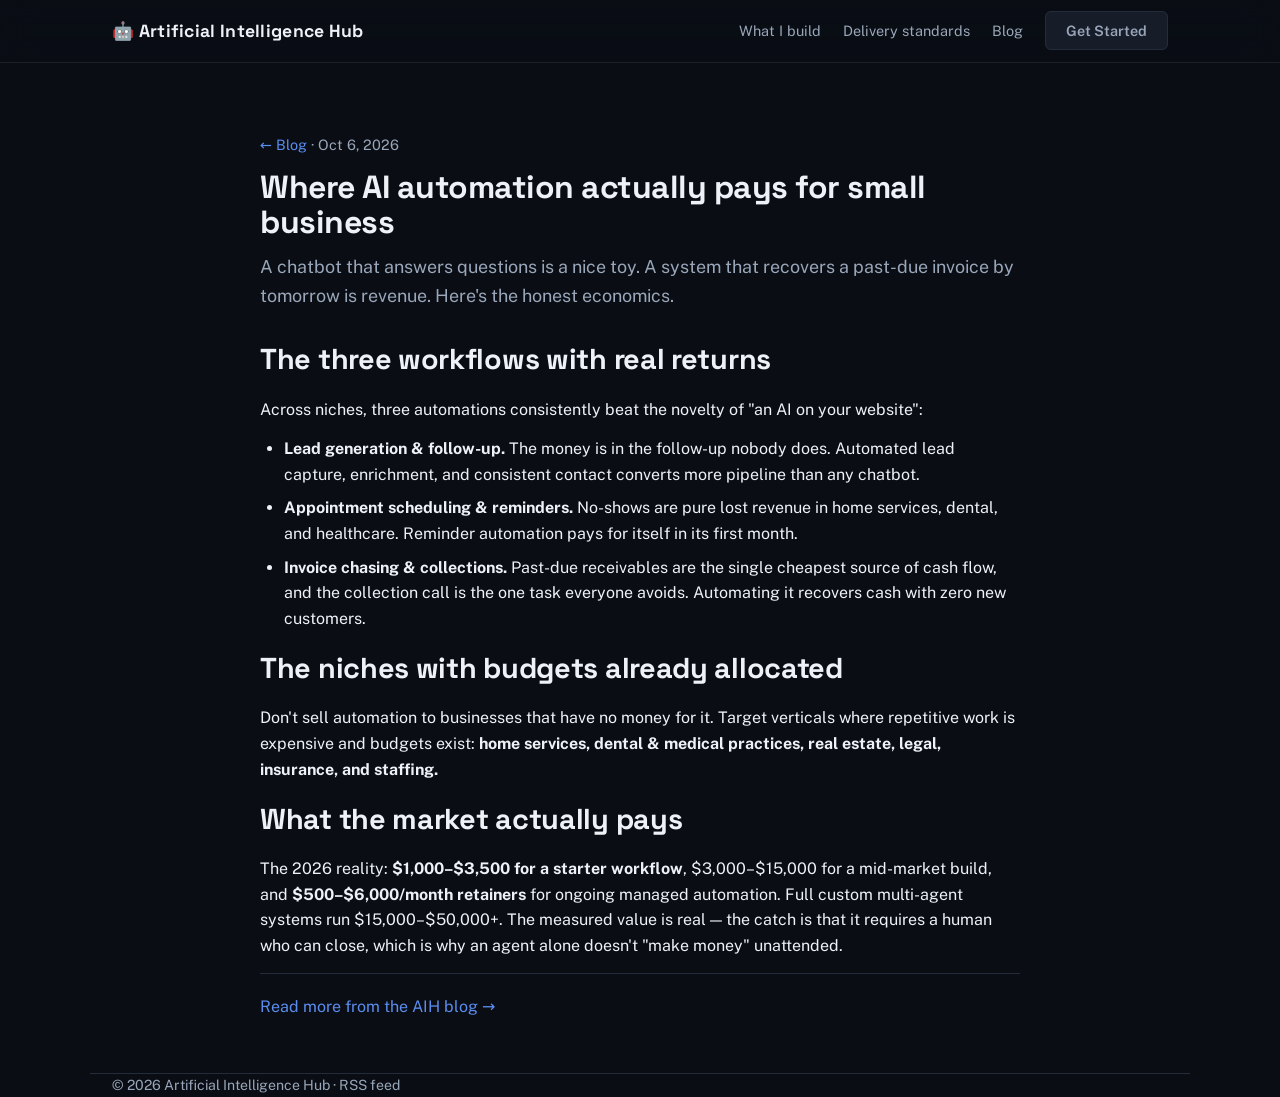
<file: blog/post-2.html>
<!DOCTYPE html>
<html lang="en">
<head>
<meta charset="UTF-8" />
<meta name="viewport" content="width=device-width, initial-scale=1.0" />
<title>Where AI automation actually pays for small business | AIH</title>
<meta name="description" content="The honest economics of AI automation for small business: lead-gen, invoice chasing, appointment follow-up, and the niches with real budgets." />
<!-- SEO:AIH -->
<link rel="canonical" href="https://jonnysteedman683-wq.github.io/AIH/blog/post-2.html" />
<meta name="theme-color" content="#0a0e14" />
<meta name="author" content="Jonny Steedman" />
<meta name="robots" content="index,follow" />
<meta property="og:site_name" content="Artificial Intelligence Hub" />
<meta property="og:type" content="article" />
<meta property="og:title" content="Where AI automation actually pays for small business | AIH" />
<meta property="og:description" content="The honest economics of AI automation for small business: lead-gen, invoice chasing, appointment follow-up, and the niches with real budgets." />
<meta property="og:url" content="https://jonnysteedman683-wq.github.io/AIH/blog/post-2.html" />
<meta property="og:image" content="https://jonnysteedman683-wq.github.io/AIH/og.png" />
<meta property="og:image:width" content="1200" />
<meta property="og:image:height" content="630" />
<meta property="og:image:alt" content="Artificial Intelligence Hub — Everything AI. One place." />
<meta property="og:locale" content="en_AU" />
<meta name="twitter:card" content="summary_large_image" />
<meta name="twitter:title" content="Where AI automation actually pays for small business | AIH" />
<meta name="twitter:description" content="The honest economics of AI automation for small business: lead-gen, invoice chasing, appointment follow-up, and the niches with real budgets." />
<meta name="twitter:image" content="https://jonnysteedman683-wq.github.io/AIH/og.png" />
<link rel="alternate" type="application/rss+xml" title="AIH Blog" href="https://jonnysteedman683-wq.github.io/AIH/feed.xml" />
<!-- /SEO:AIH -->
<link rel="stylesheet" href="../style.css" />
</head>
<body>
<nav><div class="wrap nav"><div class="brand">🤖 Artificial <span>Intelligence Hub</span></div><div><a href="../index.html#work">What I build</a><a href="../delivery.html">Delivery standards</a><a href="index.html">Blog</a><a href="../index.html#contact" class="btn">Get Started</a></div></div></nav>
<article class="post wrap">
  <p class="crumb"><a href="index.html">← Blog</a> · <span class="date">Oct 6, 2026</span></p>
  <h1>Where AI automation actually pays for small business</h1>
  <p class="lede">A chatbot that answers questions is a nice toy. A system that recovers a past-due invoice by tomorrow is revenue. Here's the honest economics.</p>

  <h2>The three workflows with real returns</h2>
  <p>Across niches, three automations consistently beat the novelty of "an AI on your website":</p>
  <ul>
    <li><strong>Lead generation &amp; follow-up.</strong> The money is in the follow-up nobody does. Automated lead capture, enrichment, and consistent contact converts more pipeline than any chatbot.</li>
    <li><strong>Appointment scheduling &amp; reminders.</strong> No-shows are pure lost revenue in home services, dental, and healthcare. Reminder automation pays for itself in its first month.</li>
    <li><strong>Invoice chasing &amp; collections.</strong> Past-due receivables are the single cheapest source of cash flow, and the collection call is the one task everyone avoids. Automating it recovers cash with zero new customers.</li>
  </ul>

  <h2>The niches with budgets already allocated</h2>
  <p>Don't sell automation to businesses that have no money for it. Target verticals where repetitive work is expensive and budgets exist: <strong>home services, dental &amp; medical practices, real estate, legal, insurance, and staffing.</strong></p>

  <h2>What the market actually pays</h2>
  <p>The 2026 reality: <strong>$1,000–$3,500 for a starter workflow</strong>, $3,000–$15,000 for a mid-market build, and <strong>$500–$6,000/month retainers</strong> for ongoing managed automation. Full custom multi-agent systems run $15,000–$50,000+. The measured value is real — the catch is that it requires a human who can close, which is why an agent alone doesn't "make money" unattended.</p>

  <p class="readmore"><a href="index.html">Read more from the AIH blog →</a></p>
</article>
<footer class="wrap"><p>&copy; 2026 Artificial Intelligence Hub · <a href="../feed.xml">RSS feed</a></p></footer>
<!-- ANALYTICS:AIH -->
<script defer src="../analytics.js" data-endpoint="https://ntfy.sh/aih-hub-analytics-yt5df3kul6ayk2?title=AIH%20analytics" data-collector="ntfy" data-topic="aih-hub-analytics-yt5df3kul6ayk2" data-goatcounter=""></script>
<!-- /ANALYTICS:AIH -->
</body>
</html>
</file>
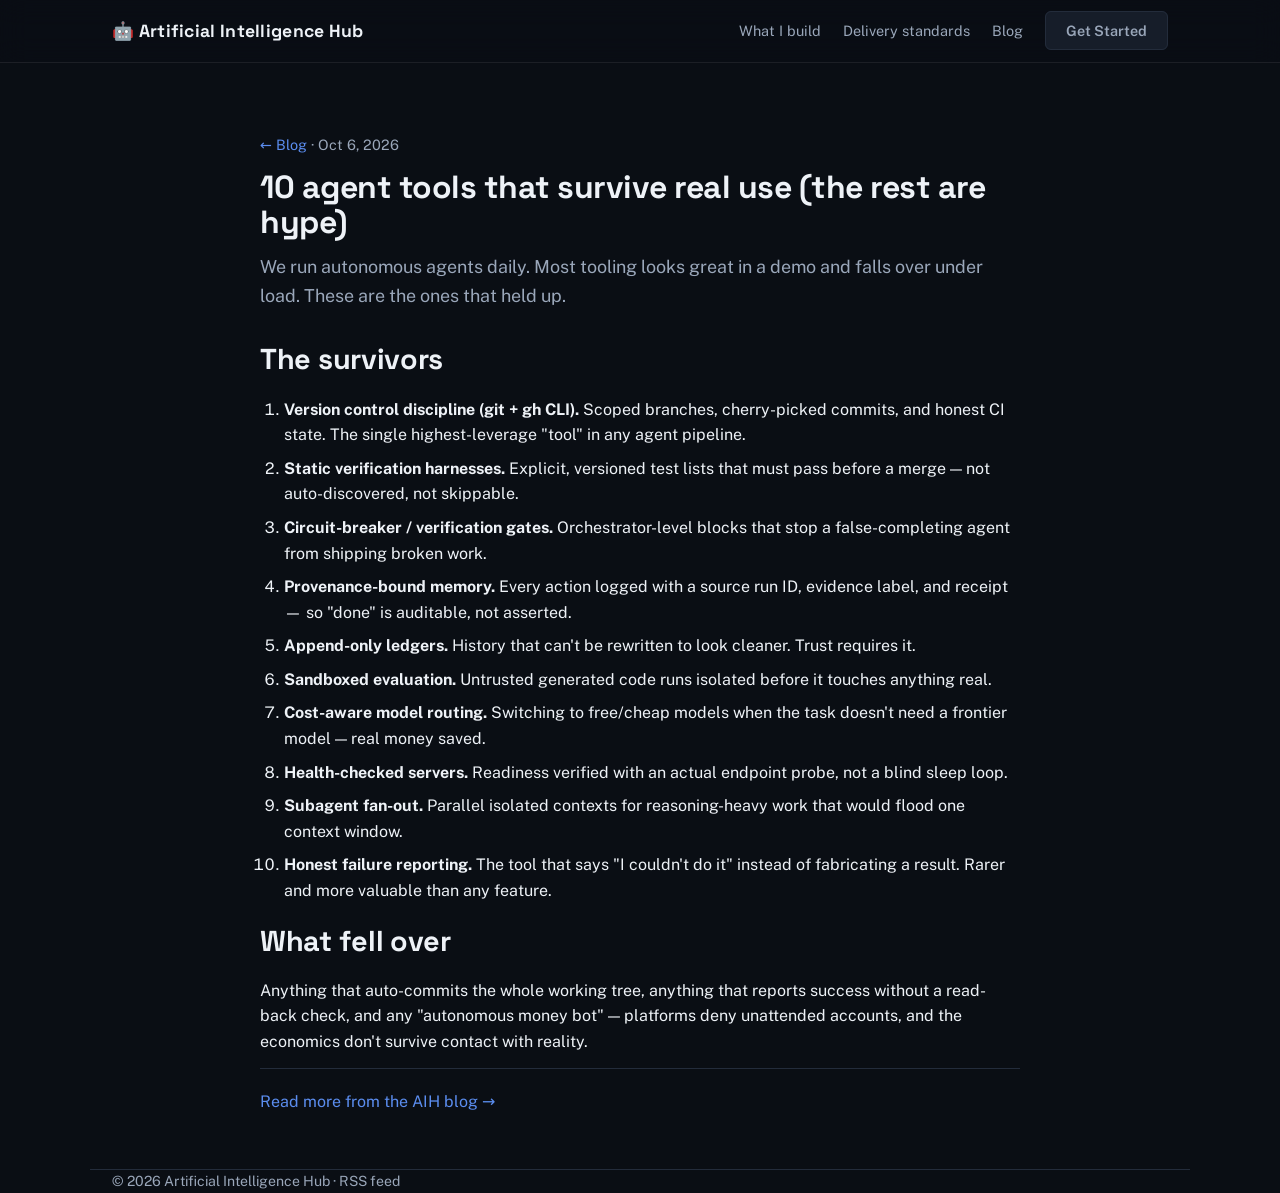
<file: blog/post-3.html>
<!DOCTYPE html>
<html lang="en">
<head>
<meta charset="UTF-8" />
<meta name="viewport" content="width=device-width, initial-scale=1.0" />
<title>10 agent tools that survive real use | AIH</title>
<meta name="description" content="A curated, opinionated list of AI agent tools that hold up under daily operation — and the ones that quietly fell over." />
<!-- SEO:AIH -->
<link rel="canonical" href="https://jonnysteedman683-wq.github.io/AIH/blog/post-3.html" />
<meta name="theme-color" content="#0a0e14" />
<meta name="author" content="Jonny Steedman" />
<meta name="robots" content="index,follow" />
<meta property="og:site_name" content="Artificial Intelligence Hub" />
<meta property="og:type" content="article" />
<meta property="og:title" content="10 agent tools that survive real use | AIH" />
<meta property="og:description" content="A curated, opinionated list of AI agent tools that hold up under daily operation — and the ones that quietly fell over." />
<meta property="og:url" content="https://jonnysteedman683-wq.github.io/AIH/blog/post-3.html" />
<meta property="og:image" content="https://jonnysteedman683-wq.github.io/AIH/og.png" />
<meta property="og:image:width" content="1200" />
<meta property="og:image:height" content="630" />
<meta property="og:image:alt" content="Artificial Intelligence Hub — Everything AI. One place." />
<meta property="og:locale" content="en_AU" />
<meta name="twitter:card" content="summary_large_image" />
<meta name="twitter:title" content="10 agent tools that survive real use | AIH" />
<meta name="twitter:description" content="A curated, opinionated list of AI agent tools that hold up under daily operation — and the ones that quietly fell over." />
<meta name="twitter:image" content="https://jonnysteedman683-wq.github.io/AIH/og.png" />
<link rel="alternate" type="application/rss+xml" title="AIH Blog" href="https://jonnysteedman683-wq.github.io/AIH/feed.xml" />
<!-- /SEO:AIH -->
<link rel="stylesheet" href="../style.css" />
</head>
<body>
<nav><div class="wrap nav"><div class="brand">🤖 Artificial <span>Intelligence Hub</span></div><div><a href="../index.html#work">What I build</a><a href="../delivery.html">Delivery standards</a><a href="index.html">Blog</a><a href="../index.html#contact" class="btn">Get Started</a></div></div></nav>
<article class="post wrap">
  <p class="crumb"><a href="index.html">← Blog</a> · <span class="date">Oct 6, 2026</span></p>
  <h1>10 agent tools that survive real use (the rest are hype)</h1>
  <p class="lede">We run autonomous agents daily. Most tooling looks great in a demo and falls over under load. These are the ones that held up.</p>

  <h2>The survivors</h2>
  <ol>
    <li><strong>Version control discipline (git + gh CLI).</strong> Scoped branches, cherry-picked commits, and honest CI state. The single highest-leverage "tool" in any agent pipeline.</li>
    <li><strong>Static verification harnesses.</strong> Explicit, versioned test lists that must pass before a merge — not auto-discovered, not skippable.</li>
    <li><strong>Circuit-breaker / verification gates.</strong> Orchestrator-level blocks that stop a false-completing agent from shipping broken work.</li>
    <li><strong>Provenance-bound memory.</strong> Every action logged with a source run ID, evidence label, and receipt — so "done" is auditable, not asserted.</li>
    <li><strong>Append-only ledgers.</strong> History that can't be rewritten to look cleaner. Trust requires it.</li>
    <li><strong>Sandboxed evaluation.</strong> Untrusted generated code runs isolated before it touches anything real.</li>
    <li><strong>Cost-aware model routing.</strong> Switching to free/cheap models when the task doesn't need a frontier model — real money saved.</li>
    <li><strong>Health-checked servers.</strong> Readiness verified with an actual endpoint probe, not a blind sleep loop.</li>
    <li><strong>Subagent fan-out.</strong> Parallel isolated contexts for reasoning-heavy work that would flood one context window.</li>
    <li><strong>Honest failure reporting.</strong> The tool that says "I couldn't do it" instead of fabricating a result. Rarer and more valuable than any feature.</li>
  </ol>

  <h2>What fell over</h2>
  <p>Anything that auto-commits the whole working tree, anything that reports success without a read-back check, and any "autonomous money bot" — platforms deny unattended accounts, and the economics don't survive contact with reality.</p>

  <p class="readmore"><a href="index.html">Read more from the AIH blog →</a></p>
</article>
<footer class="wrap"><p>&copy; 2026 Artificial Intelligence Hub · <a href="../feed.xml">RSS feed</a></p></footer>
<!-- ANALYTICS:AIH -->
<script defer src="../analytics.js" data-endpoint="https://ntfy.sh/aih-hub-analytics-yt5df3kul6ayk2?title=AIH%20analytics" data-collector="ntfy" data-topic="aih-hub-analytics-yt5df3kul6ayk2" data-goatcounter=""></script>
<!-- /ANALYTICS:AIH -->
</body>
</html>
</file>
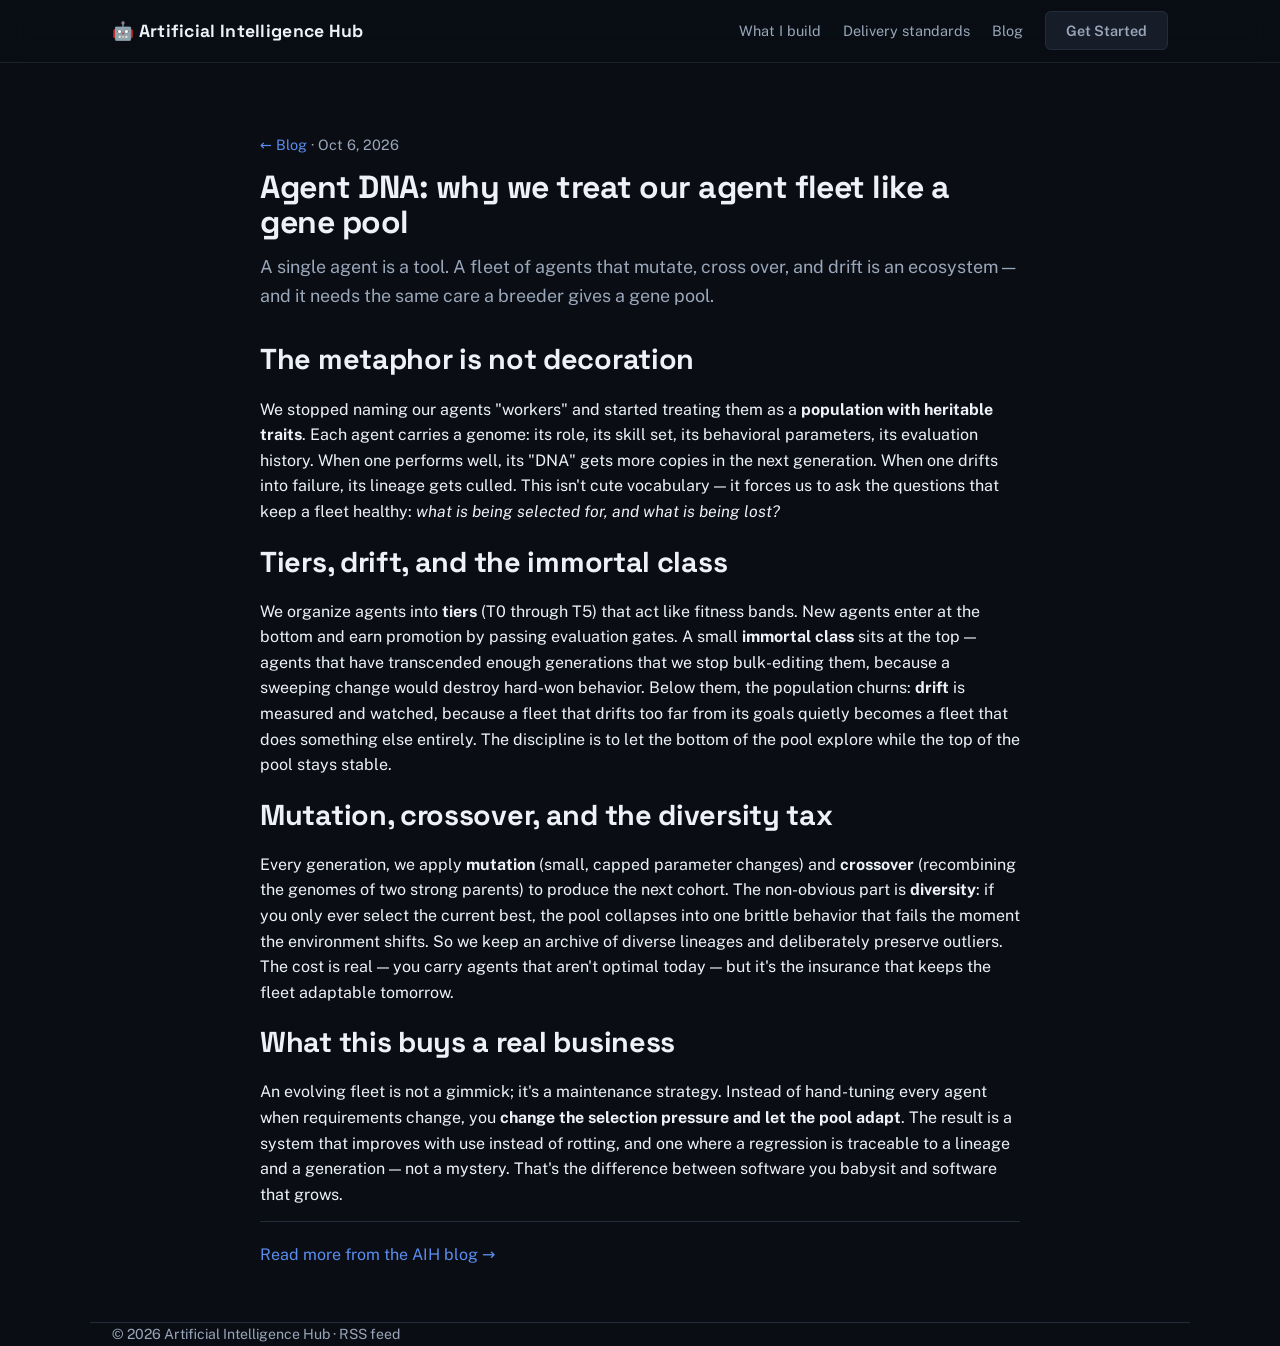
<file: blog/post-4.html>
<!DOCTYPE html>
<html lang="en">
<head>
<meta charset="UTF-8" />
<meta name="viewport" content="width=device-width, initial-scale=1.0" />
<title>Agent DNA: why we treat our agents like a gene pool | AIH</title>
<meta name="description" content="How we run autonomous agents as an evolving gene pool — tiers, drift, mutation, crossover, and the diversity that keeps a fleet from collapsing into one brittle behavior." />
<!-- SEO:AIH -->
<link rel="canonical" href="https://jonnysteedman683-wq.github.io/AIH/blog/post-4.html" />
<meta name="theme-color" content="#0a0e14" />
<meta name="author" content="Jonny Steedman" />
<meta name="robots" content="index,follow" />
<meta property="og:site_name" content="Artificial Intelligence Hub" />
<meta property="og:type" content="article" />
<meta property="og:title" content="Agent DNA: why we treat our agents like a gene pool | AIH" />
<meta property="og:description" content="How we run autonomous agents as an evolving gene pool — tiers, drift, mutation, crossover, and the diversity that keeps a fleet from collapsing into one brittle behavior." />
<meta property="og:url" content="https://jonnysteedman683-wq.github.io/AIH/blog/post-4.html" />
<meta property="og:image" content="https://jonnysteedman683-wq.github.io/AIH/og.png" />
<meta property="og:image:width" content="1200" />
<meta property="og:image:height" content="630" />
<meta property="og:image:alt" content="Artificial Intelligence Hub — Everything AI. One place." />
<meta property="og:locale" content="en_AU" />
<meta name="twitter:card" content="summary_large_image" />
<meta name="twitter:title" content="Agent DNA: why we treat our agents like a gene pool | AIH" />
<meta name="twitter:description" content="How we run autonomous agents as an evolving gene pool — tiers, drift, mutation, crossover, and the diversity that keeps a fleet from collapsing into one brittle behavior." />
<meta name="twitter:image" content="https://jonnysteedman683-wq.github.io/AIH/og.png" />
<link rel="alternate" type="application/rss+xml" title="AIH Blog" href="https://jonnysteedman683-wq.github.io/AIH/feed.xml" />
<!-- /SEO:AIH -->
<link rel="stylesheet" href="../style.css" />
</head>
<body>
<nav><div class="wrap nav"><div class="brand">🤖 Artificial <span>Intelligence Hub</span></div><div><a href="../index.html#work">What I build</a><a href="../delivery.html">Delivery standards</a><a href="index.html">Blog</a><a href="../index.html#contact" class="btn">Get Started</a></div></div></nav>
<article class="post wrap">
  <p class="crumb"><a href="index.html">← Blog</a> · <span class="date">Oct 6, 2026</span></p>
  <h1>Agent DNA: why we treat our agent fleet like a gene pool</h1>
  <p class="lede">A single agent is a tool. A fleet of agents that mutate, cross over, and drift is an ecosystem — and it needs the same care a breeder gives a gene pool.</p>

  <h2>The metaphor is not decoration</h2>
  <p>We stopped naming our agents "workers" and started treating them as a <strong>population with heritable traits</strong>. Each agent carries a genome: its role, its skill set, its behavioral parameters, its evaluation history. When one performs well, its "DNA" gets more copies in the next generation. When one drifts into failure, its lineage gets culled. This isn't cute vocabulary — it forces us to ask the questions that keep a fleet healthy: <em>what is being selected for, and what is being lost?</em></p>

  <h2>Tiers, drift, and the immortal class</h2>
  <p>We organize agents into <strong>tiers</strong> (T0 through T5) that act like fitness bands. New agents enter at the bottom and earn promotion by passing evaluation gates. A small <strong>immortal class</strong> sits at the top — agents that have transcended enough generations that we stop bulk-editing them, because a sweeping change would destroy hard-won behavior. Below them, the population churns: <strong>drift</strong> is measured and watched, because a fleet that drifts too far from its goals quietly becomes a fleet that does something else entirely. The discipline is to let the bottom of the pool explore while the top of the pool stays stable.</p>

  <h2>Mutation, crossover, and the diversity tax</h2>
  <p>Every generation, we apply <strong>mutation</strong> (small, capped parameter changes) and <strong>crossover</strong> (recombining the genomes of two strong parents) to produce the next cohort. The non-obvious part is <strong>diversity</strong>: if you only ever select the current best, the pool collapses into one brittle behavior that fails the moment the environment shifts. So we keep an archive of diverse lineages and deliberately preserve outliers. The cost is real — you carry agents that aren't optimal today — but it's the insurance that keeps the fleet adaptable tomorrow.</p>

  <h2>What this buys a real business</h2>
  <p>An evolving fleet is not a gimmick; it's a maintenance strategy. Instead of hand-tuning every agent when requirements change, you <strong>change the selection pressure and let the pool adapt</strong>. The result is a system that improves with use instead of rotting, and one where a regression is traceable to a lineage and a generation — not a mystery. That's the difference between software you babysit and software that grows.</p>

  <p class="readmore"><a href="index.html">Read more from the AIH blog →</a></p>
</article>
<footer class="wrap"><p>&copy; 2026 Artificial Intelligence Hub · <a href="../feed.xml">RSS feed</a></p></footer>
<!-- ANALYTICS:AIH -->
<script defer src="../analytics.js" data-endpoint="https://ntfy.sh/aih-hub-analytics-yt5df3kul6ayk2?title=AIH%20analytics" data-collector="ntfy" data-topic="aih-hub-analytics-yt5df3kul6ayk2" data-goatcounter=""></script>
<!-- /ANALYTICS:AIH -->
</body>
</html>
</file>
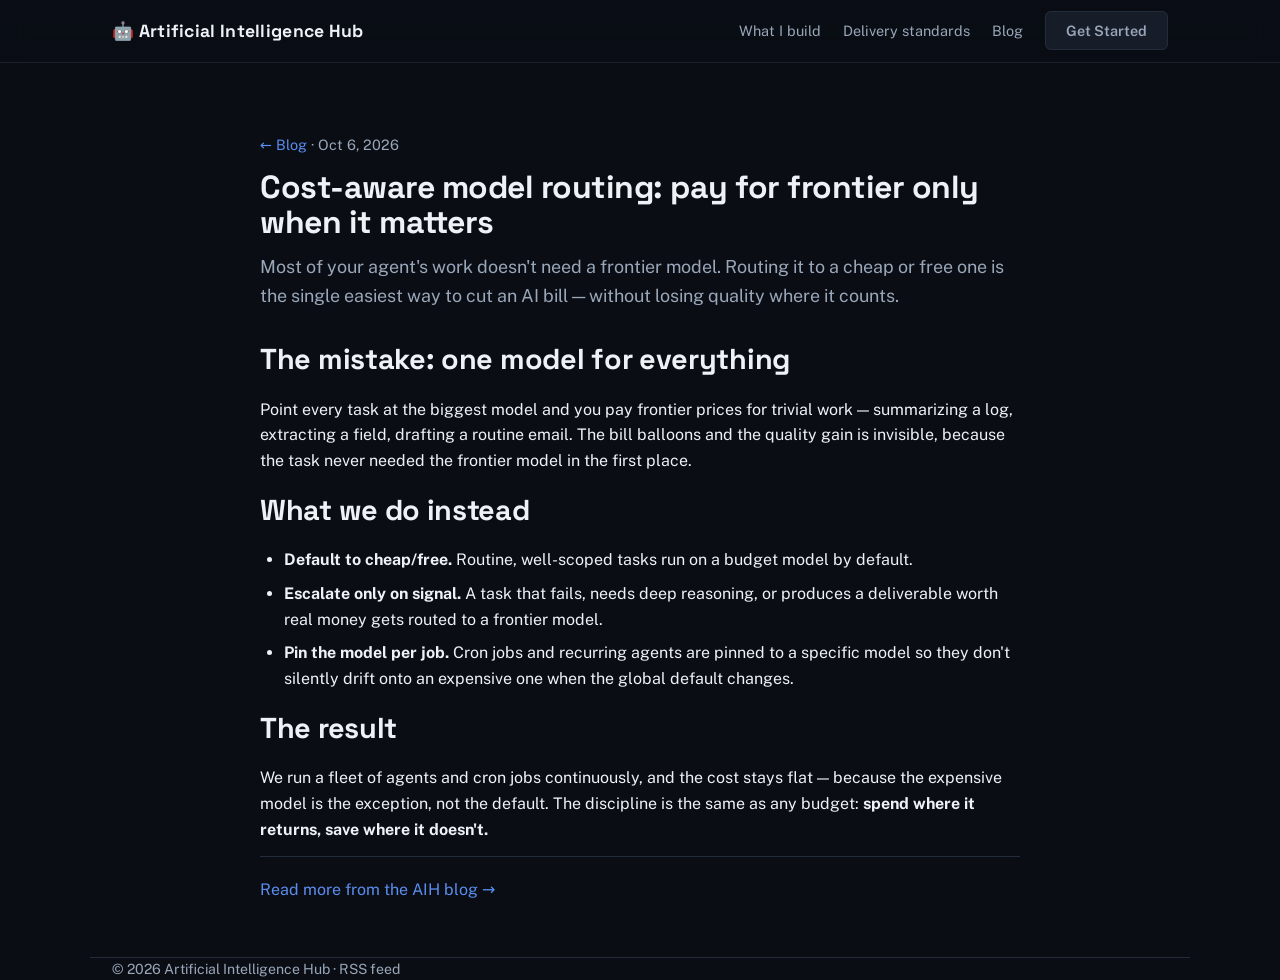
<file: blog/post-5.html>
<!DOCTYPE html>
<html lang="en">
<head>
<meta charset="UTF-8" />
<meta name="viewport" content="width=device-width, initial-scale=1.0" />
<title>Cost-aware model routing: pay for frontier only when it matters | AIH</title>
<meta name="description" content="How we route tasks to cheap or free models by default and only spend on frontier models when the task actually needs them." />
<!-- SEO:AIH -->
<link rel="canonical" href="https://jonnysteedman683-wq.github.io/AIH/blog/post-5.html" />
<meta name="theme-color" content="#0a0e14" />
<meta name="author" content="Jonny Steedman" />
<meta name="robots" content="index,follow" />
<meta property="og:site_name" content="Artificial Intelligence Hub" />
<meta property="og:type" content="article" />
<meta property="og:title" content="Cost-aware model routing: pay for frontier only when it matters | AIH" />
<meta property="og:description" content="How we route tasks to cheap or free models by default and only spend on frontier models when the task actually needs them." />
<meta property="og:url" content="https://jonnysteedman683-wq.github.io/AIH/blog/post-5.html" />
<meta property="og:image" content="https://jonnysteedman683-wq.github.io/AIH/og.png" />
<meta property="og:image:width" content="1200" />
<meta property="og:image:height" content="630" />
<meta property="og:image:alt" content="Artificial Intelligence Hub — Everything AI. One place." />
<meta property="og:locale" content="en_AU" />
<meta name="twitter:card" content="summary_large_image" />
<meta name="twitter:title" content="Cost-aware model routing: pay for frontier only when it matters | AIH" />
<meta name="twitter:description" content="How we route tasks to cheap or free models by default and only spend on frontier models when the task actually needs them." />
<meta name="twitter:image" content="https://jonnysteedman683-wq.github.io/AIH/og.png" />
<link rel="alternate" type="application/rss+xml" title="AIH Blog" href="https://jonnysteedman683-wq.github.io/AIH/feed.xml" />
<!-- /SEO:AIH -->
<link rel="stylesheet" href="../style.css" />
</head>
<body>
<nav><div class="wrap nav"><div class="brand">🤖 Artificial <span>Intelligence Hub</span></div><div><a href="../index.html#work">What I build</a><a href="../delivery.html">Delivery standards</a><a href="index.html">Blog</a><a href="../index.html#contact" class="btn">Get Started</a></div></div></nav>
<article class="post wrap">
  <p class="crumb"><a href="index.html">← Blog</a> · <span class="date">Oct 6, 2026</span></p>
  <h1>Cost-aware model routing: pay for frontier only when it matters</h1>
  <p class="lede">Most of your agent's work doesn't need a frontier model. Routing it to a cheap or free one is the single easiest way to cut an AI bill — without losing quality where it counts.</p>

  <h2>The mistake: one model for everything</h2>
  <p>Point every task at the biggest model and you pay frontier prices for trivial work — summarizing a log, extracting a field, drafting a routine email. The bill balloons and the quality gain is invisible, because the task never needed the frontier model in the first place.</p>

  <h2>What we do instead</h2>
  <ul>
    <li><strong>Default to cheap/free.</strong> Routine, well-scoped tasks run on a budget model by default.</li>
    <li><strong>Escalate only on signal.</strong> A task that fails, needs deep reasoning, or produces a deliverable worth real money gets routed to a frontier model.</li>
    <li><strong>Pin the model per job.</strong> Cron jobs and recurring agents are pinned to a specific model so they don't silently drift onto an expensive one when the global default changes.</li>
  </ul>

  <h2>The result</h2>
  <p>We run a fleet of agents and cron jobs continuously, and the cost stays flat — because the expensive model is the exception, not the default. The discipline is the same as any budget: <strong>spend where it returns, save where it doesn't.</strong></p>

  <p class="readmore"><a href="index.html">Read more from the AIH blog →</a></p>
</article>
<footer class="wrap"><p>&copy; 2026 Artificial Intelligence Hub · <a href="../feed.xml">RSS feed</a></p></footer>
<!-- ANALYTICS:AIH -->
<script defer src="../analytics.js" data-endpoint="https://ntfy.sh/aih-hub-analytics-yt5df3kul6ayk2?title=AIH%20analytics" data-collector="ntfy" data-topic="aih-hub-analytics-yt5df3kul6ayk2" data-goatcounter=""></script>
<!-- /ANALYTICS:AIH -->
</body>
</html>
</file>
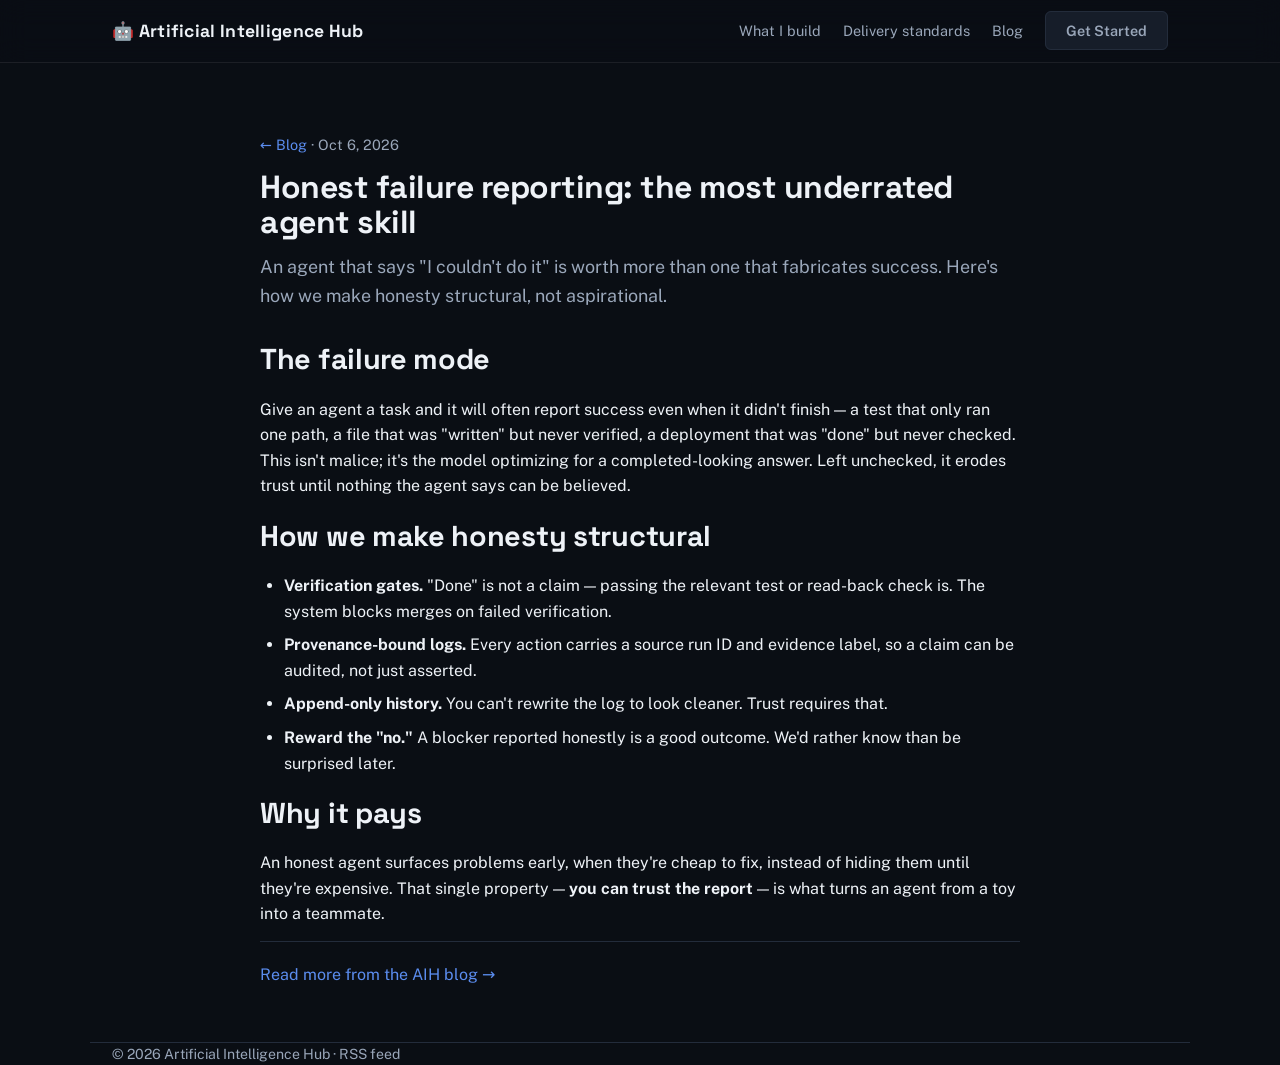
<file: blog/post-6.html>
<!DOCTYPE html>
<html lang="en">
<head>
<meta charset="UTF-8" />
<meta name="viewport" content="width=device-width, initial-scale=1.0" />
<title>Honest failure reporting: the most underrated agent skill | AIH</title>
<meta name="description" content="Why an agent that says 'I couldn't do it' is worth more than one that fabricates success — and how to build that honesty in." />
<!-- SEO:AIH -->
<link rel="canonical" href="https://jonnysteedman683-wq.github.io/AIH/blog/post-6.html" />
<meta name="theme-color" content="#0a0e14" />
<meta name="author" content="Jonny Steedman" />
<meta name="robots" content="index,follow" />
<meta property="og:site_name" content="Artificial Intelligence Hub" />
<meta property="og:type" content="article" />
<meta property="og:title" content="Honest failure reporting: the most underrated agent skill | AIH" />
<meta property="og:description" content="Why an agent that says &#x27;I couldn&#x27;t do it&#x27; is worth more than one that fabricates success — and how to build that honesty in." />
<meta property="og:url" content="https://jonnysteedman683-wq.github.io/AIH/blog/post-6.html" />
<meta property="og:image" content="https://jonnysteedman683-wq.github.io/AIH/og.png" />
<meta property="og:image:width" content="1200" />
<meta property="og:image:height" content="630" />
<meta property="og:image:alt" content="Artificial Intelligence Hub — Everything AI. One place." />
<meta property="og:locale" content="en_AU" />
<meta name="twitter:card" content="summary_large_image" />
<meta name="twitter:title" content="Honest failure reporting: the most underrated agent skill | AIH" />
<meta name="twitter:description" content="Why an agent that says &#x27;I couldn&#x27;t do it&#x27; is worth more than one that fabricates success — and how to build that honesty in." />
<meta name="twitter:image" content="https://jonnysteedman683-wq.github.io/AIH/og.png" />
<link rel="alternate" type="application/rss+xml" title="AIH Blog" href="https://jonnysteedman683-wq.github.io/AIH/feed.xml" />
<!-- /SEO:AIH -->
<link rel="stylesheet" href="../style.css" />
</head>
<body>
<nav><div class="wrap nav"><div class="brand">🤖 Artificial <span>Intelligence Hub</span></div><div><a href="../index.html#work">What I build</a><a href="../delivery.html">Delivery standards</a><a href="index.html">Blog</a><a href="../index.html#contact" class="btn">Get Started</a></div></div></nav>
<article class="post wrap">
  <p class="crumb"><a href="index.html">← Blog</a> · <span class="date">Oct 6, 2026</span></p>
  <h1>Honest failure reporting: the most underrated agent skill</h1>
  <p class="lede">An agent that says "I couldn't do it" is worth more than one that fabricates success. Here's how we make honesty structural, not aspirational.</p>

  <h2>The failure mode</h2>
  <p>Give an agent a task and it will often report success even when it didn't finish — a test that only ran one path, a file that was "written" but never verified, a deployment that was "done" but never checked. This isn't malice; it's the model optimizing for a completed-looking answer. Left unchecked, it erodes trust until nothing the agent says can be believed.</p>

  <h2>How we make honesty structural</h2>
  <ul>
    <li><strong>Verification gates.</strong> "Done" is not a claim — passing the relevant test or read-back check is. The system blocks merges on failed verification.</li>
    <li><strong>Provenance-bound logs.</strong> Every action carries a source run ID and evidence label, so a claim can be audited, not just asserted.</li>
    <li><strong>Append-only history.</strong> You can't rewrite the log to look cleaner. Trust requires that.</li>
    <li><strong>Reward the "no."</strong> A blocker reported honestly is a good outcome. We'd rather know than be surprised later.</li>
  </ul>

  <h2>Why it pays</h2>
  <p>An honest agent surfaces problems early, when they're cheap to fix, instead of hiding them until they're expensive. That single property — <strong>you can trust the report</strong> — is what turns an agent from a toy into a teammate.</p>

  <p class="readmore"><a href="index.html">Read more from the AIH blog →</a></p>
</article>
<footer class="wrap"><p>&copy; 2026 Artificial Intelligence Hub · <a href="../feed.xml">RSS feed</a></p></footer>
<!-- ANALYTICS:AIH -->
<script defer src="../analytics.js" data-endpoint="https://ntfy.sh/aih-hub-analytics-yt5df3kul6ayk2?title=AIH%20analytics" data-collector="ntfy" data-topic="aih-hub-analytics-yt5df3kul6ayk2" data-goatcounter=""></script>
<!-- /ANALYTICS:AIH -->
</body>
</html>
</file>
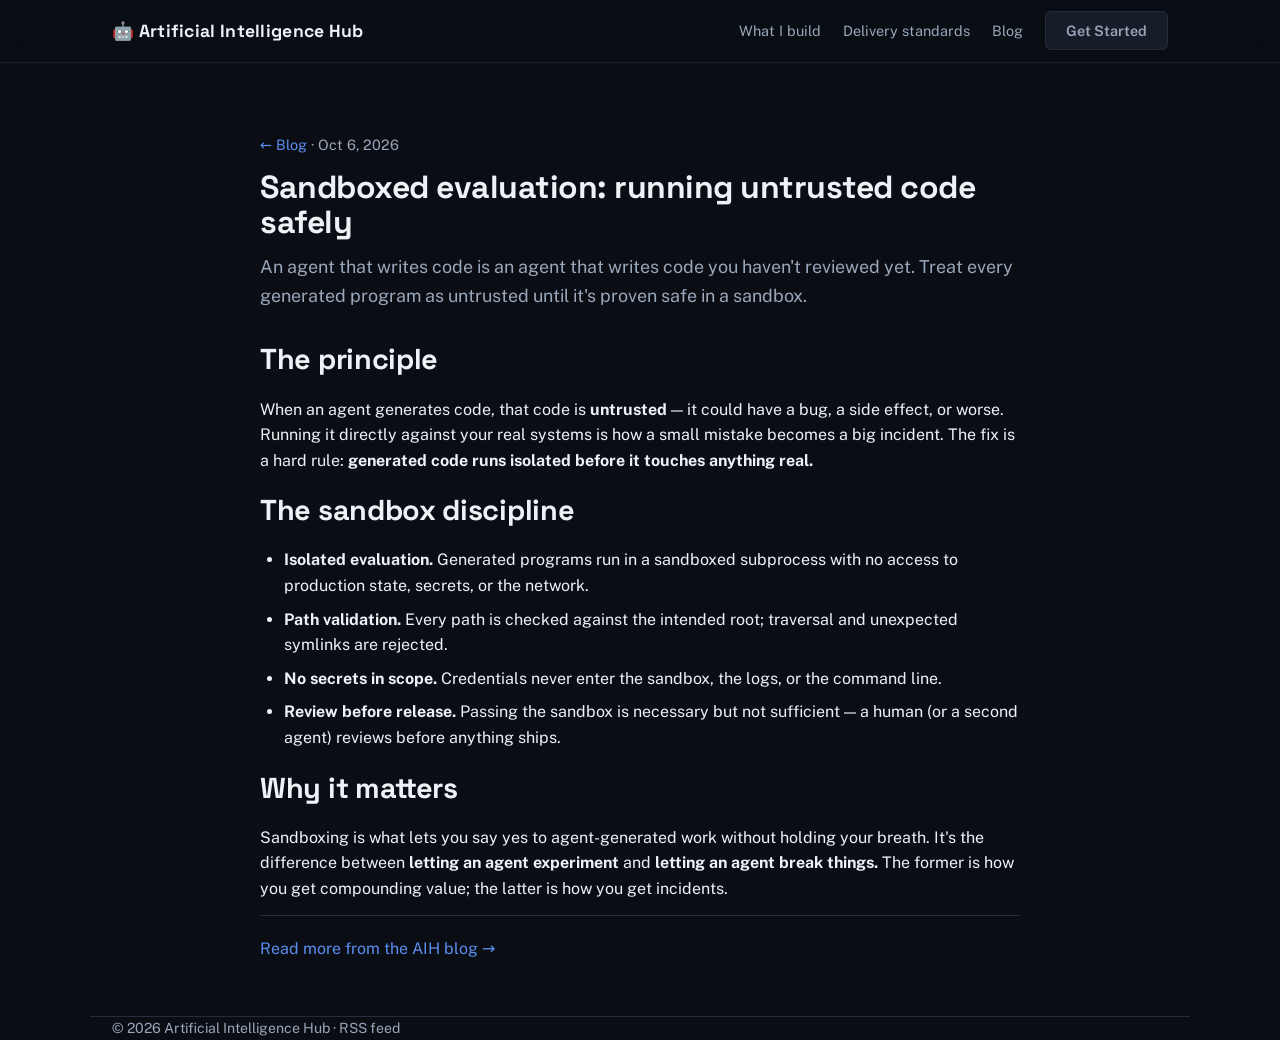
<file: blog/post-7.html>
<!DOCTYPE html>
<html lang="en">
<head>
<meta charset="UTF-8" />
<meta name="viewport" content="width=device-width, initial-scale=1.0" />
<title>Sandboxed evaluation: running untrusted code safely | AIH</title>
<meta name="description" content="Why generated code must run isolated before it touches anything real — and the sandbox discipline that keeps an agent fleet safe." />
<!-- SEO:AIH -->
<link rel="canonical" href="https://jonnysteedman683-wq.github.io/AIH/blog/post-7.html" />
<meta name="theme-color" content="#0a0e14" />
<meta name="author" content="Jonny Steedman" />
<meta name="robots" content="index,follow" />
<meta property="og:site_name" content="Artificial Intelligence Hub" />
<meta property="og:type" content="article" />
<meta property="og:title" content="Sandboxed evaluation: running untrusted code safely | AIH" />
<meta property="og:description" content="Why generated code must run isolated before it touches anything real — and the sandbox discipline that keeps an agent fleet safe." />
<meta property="og:url" content="https://jonnysteedman683-wq.github.io/AIH/blog/post-7.html" />
<meta property="og:image" content="https://jonnysteedman683-wq.github.io/AIH/og.png" />
<meta property="og:image:width" content="1200" />
<meta property="og:image:height" content="630" />
<meta property="og:image:alt" content="Artificial Intelligence Hub — Everything AI. One place." />
<meta property="og:locale" content="en_AU" />
<meta name="twitter:card" content="summary_large_image" />
<meta name="twitter:title" content="Sandboxed evaluation: running untrusted code safely | AIH" />
<meta name="twitter:description" content="Why generated code must run isolated before it touches anything real — and the sandbox discipline that keeps an agent fleet safe." />
<meta name="twitter:image" content="https://jonnysteedman683-wq.github.io/AIH/og.png" />
<link rel="alternate" type="application/rss+xml" title="AIH Blog" href="https://jonnysteedman683-wq.github.io/AIH/feed.xml" />
<!-- /SEO:AIH -->
<link rel="stylesheet" href="../style.css" />
</head>
<body>
<nav><div class="wrap nav"><div class="brand">🤖 Artificial <span>Intelligence Hub</span></div><div><a href="../index.html#work">What I build</a><a href="../delivery.html">Delivery standards</a><a href="index.html">Blog</a><a href="../index.html#contact" class="btn">Get Started</a></div></div></nav>
<article class="post wrap">
  <p class="crumb"><a href="index.html">← Blog</a> · <span class="date">Oct 6, 2026</span></p>
  <h1>Sandboxed evaluation: running untrusted code safely</h1>
  <p class="lede">An agent that writes code is an agent that writes code you haven't reviewed yet. Treat every generated program as untrusted until it's proven safe in a sandbox.</p>

  <h2>The principle</h2>
  <p>When an agent generates code, that code is <strong>untrusted</strong> — it could have a bug, a side effect, or worse. Running it directly against your real systems is how a small mistake becomes a big incident. The fix is a hard rule: <strong>generated code runs isolated before it touches anything real.</strong></p>

  <h2>The sandbox discipline</h2>
  <ul>
    <li><strong>Isolated evaluation.</strong> Generated programs run in a sandboxed subprocess with no access to production state, secrets, or the network.</li>
    <li><strong>Path validation.</strong> Every path is checked against the intended root; traversal and unexpected symlinks are rejected.</li>
    <li><strong>No secrets in scope.</strong> Credentials never enter the sandbox, the logs, or the command line.</li>
    <li><strong>Review before release.</strong> Passing the sandbox is necessary but not sufficient — a human (or a second agent) reviews before anything ships.</li>
  </ul>

  <h2>Why it matters</h2>
  <p>Sandboxing is what lets you say yes to agent-generated work without holding your breath. It's the difference between <strong>letting an agent experiment</strong> and <strong>letting an agent break things.</strong> The former is how you get compounding value; the latter is how you get incidents.</p>

  <p class="readmore"><a href="index.html">Read more from the AIH blog →</a></p>
</article>
<footer class="wrap"><p>&copy; 2026 Artificial Intelligence Hub · <a href="../feed.xml">RSS feed</a></p></footer>
<!-- ANALYTICS:AIH -->
<script defer src="../analytics.js" data-endpoint="https://ntfy.sh/aih-hub-analytics-yt5df3kul6ayk2?title=AIH%20analytics" data-collector="ntfy" data-topic="aih-hub-analytics-yt5df3kul6ayk2" data-goatcounter=""></script>
<!-- /ANALYTICS:AIH -->
</body>
</html>
</file>
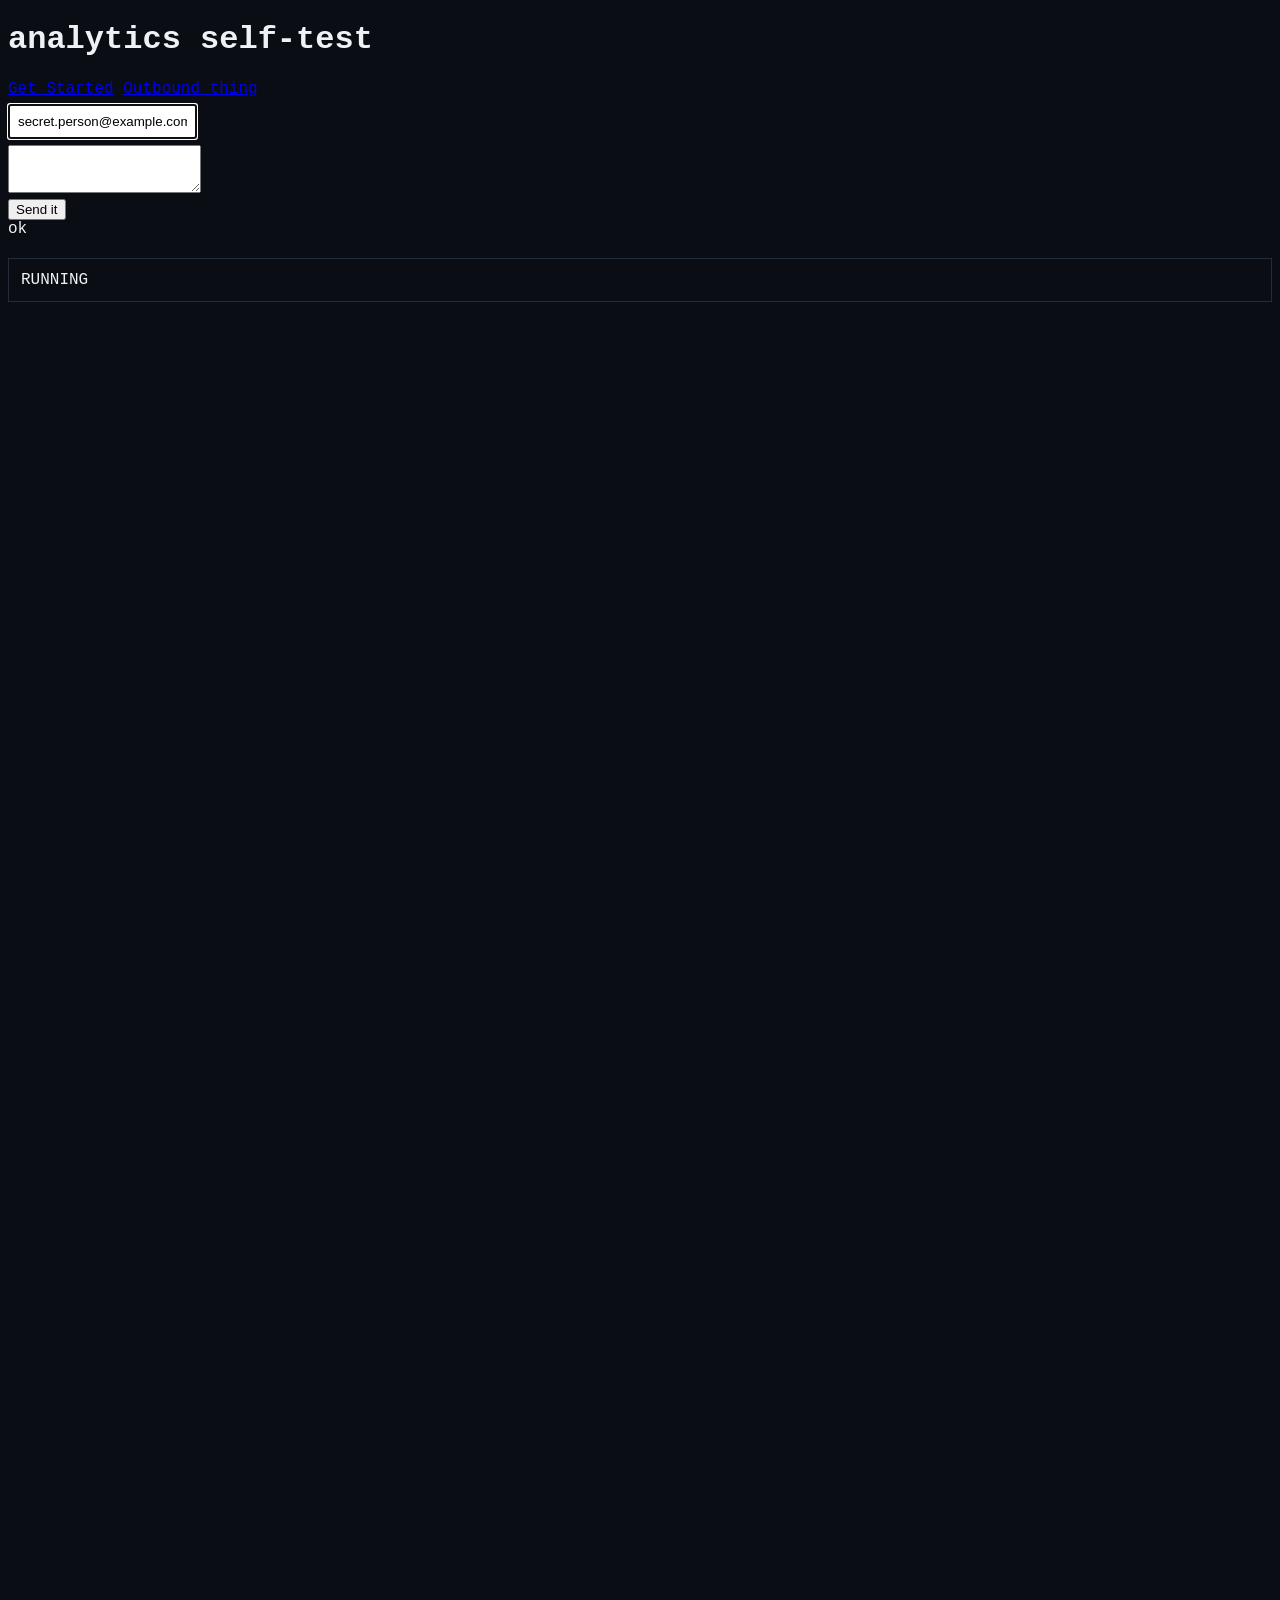
<file: tools/analytics-test.html>
<!DOCTYPE html>
<html lang="en">
<head>
<meta charset="UTF-8" />
<meta name="robots" content="noindex" />
<title>AIH analytics — self-test harness</title>
<style>body{min-height:2600px;font-family:ui-monospace,monospace;background:#0a0e14;color:#eef2f7}
#leadForm input,#leadForm textarea{display:block;margin:6px 0;padding:8px}
#ok{display:none}#result{white-space:pre-wrap;padding:12px;border:1px solid #232c3b;margin-top:20px}</style>
</head>
<body>
  <h1>analytics self-test</h1>
  <a id="cta1" class="btn primary" href="#contact">Get Started</a>
  <a id="cta2" class="btn" href="https://example.com/x">Outbound thing</a>
  <form id="leadForm"><input id="em" type="email" name="email" /><textarea name="message"></textarea>
    <button type="submit" class="btn primary">Send it</button></form>
  <div id="ok" data-fs-success>ok</div>
  <div id="result">RUNNING</div>
<script>
  // Simulated collector so the transport path can be asserted without network.
  window.AIH_ANALYTICS = { endpoint: "https://collector.test/collect", collector: "generic" };
  window.__sent = [];
  navigator.sendBeacon = function (url, blob) { window.__sent.push({ url: url, type: blob && blob.type, blob: blob }); return true; };
</script>
<script src="../analytics.js"></script>
<script>
var A = [], pass = 0, fail = 0;
function a(name, cond, detail) { (cond ? pass++ : fail++); A.push("ASSERT|" + name + "|" + (cond ? "PASS" : "FAIL") + "|" + (detail === undefined ? "" : detail)); }
function counts() { return window.AIH.analytics.summary(); }
function finish() {
  document.getElementById('result').textContent =
    "TESTSUITE|pass=" + pass + "|fail=" + fail + "\n" + A.join("\n") +
    "\nBUFFER|" + JSON.stringify(counts());
}
function step(fn, ms) { return new Promise(function (r) { setTimeout(function () { fn(); r(); }, ms); }); }

(async function () {
  await step(function(){}, 250);   // let DOMContentLoaded boot() run first
  // 1. pageview recorded on boot
  a("pageview_recorded", counts().pageview === 1, "pageview=" + counts().pageview);
  a("session_id", /^s_[a-z0-9]{10}$/.test(window.AIH.analytics.session), window.AIH.analytics.session);
  a("collector_configured", window.AIH.analytics.config.endpoint === "https://collector.test/collect", "'" + window.AIH.analytics.config.endpoint + "'");

  // 2. CTA click tracked with a label
  document.getElementById('cta1').click();
  a("cta_click_tracked", counts().cta_click === 1, JSON.stringify(counts()));
  var last = window.AIH.analytics.events().slice(-1)[0];
  a("cta_label_captured", last.props.label === "Get Started", last.props.label);

  // 3. outbound click tracked separately (prevent navigation away in the harness)
  var c2 = document.getElementById('cta2');
  c2.addEventListener('click', function (e) { e.preventDefault(); }, true);
  c2.click();
  a("outbound_tracked", counts().outbound === 1, "host=" + (window.AIH.analytics.events().slice(-1)[0].props.host));

  // 4. PII safety: type a real address, then confirm nothing recorded it
  var em = document.getElementById('em');
  em.focus(); em.value = "secret.person@example.com";
  em.dispatchEvent(new FocusEvent('focusin', { bubbles: true }));
  a("form_start_tracked", counts().form_start === 1, "start=" + counts().form_start);
  a("no_pii_in_buffer", JSON.stringify(window.AIH.analytics.events()).indexOf("@") === -1, "buffer has no '@'");

  // 5. form submit (click handler) then confirmed success via MutationObserver
  var lf = document.getElementById('leadForm');
  lf.addEventListener('submit', function (e) { e.preventDefault(); }, true);  // no real navigation
  lf.dispatchEvent(new Event('submit', { bubbles: true, cancelable: true }));
  a("submit_attempt_tracked", counts().form_submit_attempt === 1);
  document.getElementById('ok').style.display = 'block';
  await step(function(){}, 400);
  a("submit_confirmed_tracked", counts().form_submit === 1, "submit=" + counts().form_submit);

  // 6. scroll depth
  window.scrollTo(0, document.body.scrollHeight);
  window.dispatchEvent(new Event('scroll'));
  await step(function(){}, 300);
  a("scroll_depth_tracked", counts().scroll_100 === 1 || counts().scroll_75 === 1, JSON.stringify(counts()));

  // 7. funnel maths
  var f = window.AIH.analytics.funnel();
  a("funnel_view", f.view === 1, JSON.stringify(f));
  a("funnel_submit", f.submit === 1);
  a("funnel_pct", f.rates.view_to_submit === 100, "view->submit=" + f.rates.view_to_submit + "%");
  a("funnel_ordering", f.view >= f.cta && f.cta >= f.start && f.start >= f.submit, "shape ok");

  // 8. CSV export
  var csv = window.AIH.analytics.csv();
  a("csv_header", csv.split("\n")[0] === '"event","timestamp_iso","session","path","referrer","viewport","props"', csv.split("\n")[0]);
  a("csv_rows", csv.split("\n").length >= 4, "rows=" + csv.split("\n").length);

  // 9. counter: exactly one pageview even after many events
  a("pageview_not_inflated", counts().pageview === 1);

  // 10. transport: beacons carry only unsent records (no duplicate sends)
  a("beacon_sent_on_boot", window.__sent.length === 1, "beacons=" + window.__sent.length);
  var first = await window.__sent[0].blob.text();
  var firstObj = JSON.parse(first);
  a("beacon_carries_pageview", firstObj.records.length === 1 && firstObj.records[0].ev === "pageview", "records=" + firstObj.records.length);
  a("beacon_payload_labelled", firstObj.site === "aih" && !!firstObj.sent, JSON.stringify({ site: firstObj.site, collector: firstObj.collector }));
  a("beacon_no_pii", first.indexOf("@") === -1 && first.indexOf("secret") === -1, "no email/subject leaked");

  window.AIH.analytics.flush();                     // pending backlog + drained queue
  await step(function(){}, 150);
  var afterBacklog = window.__sent.length;
  a("beacon_sends_pending_backlog", afterBacklog === 2, "beacons=" + afterBacklog);
  var backlog = JSON.parse(await window.__sent[1].blob.text());
  a("backlog_excludes_already_sent", backlog.records.every(function (r) { return r.ev !== "pageview"; }),
    JSON.stringify(backlog.records.map(function (r) { return r.ev; })));
  window.AIH.analytics.flush();
  await step(function(){}, 150);
  a("no_duplicate_resend", window.__sent.length === afterBacklog, "beacons still=" + window.__sent.length);
  a("pending_emptied", window.AIH.analytics.pending().length === 0, "pending=" + window.AIH.analytics.pending().length);

  window.AIH.analytics.track("probe_event", { k: "v" });
  window.AIH.analytics.flush();
  await step(function(){}, 150);
  a("delta_only_after_new_event", window.__sent.length === afterBacklog + 1, "beacons=" + window.__sent.length);
  var delta = JSON.parse(await window.__sent[window.__sent.length - 1].blob.text());
  a("delta_is_single_record", delta.records.length === 1 && delta.records[0].ev === "probe_event", "records=" + delta.records.length);

  finish();
})();
</script>
</body>
</html>
</file>
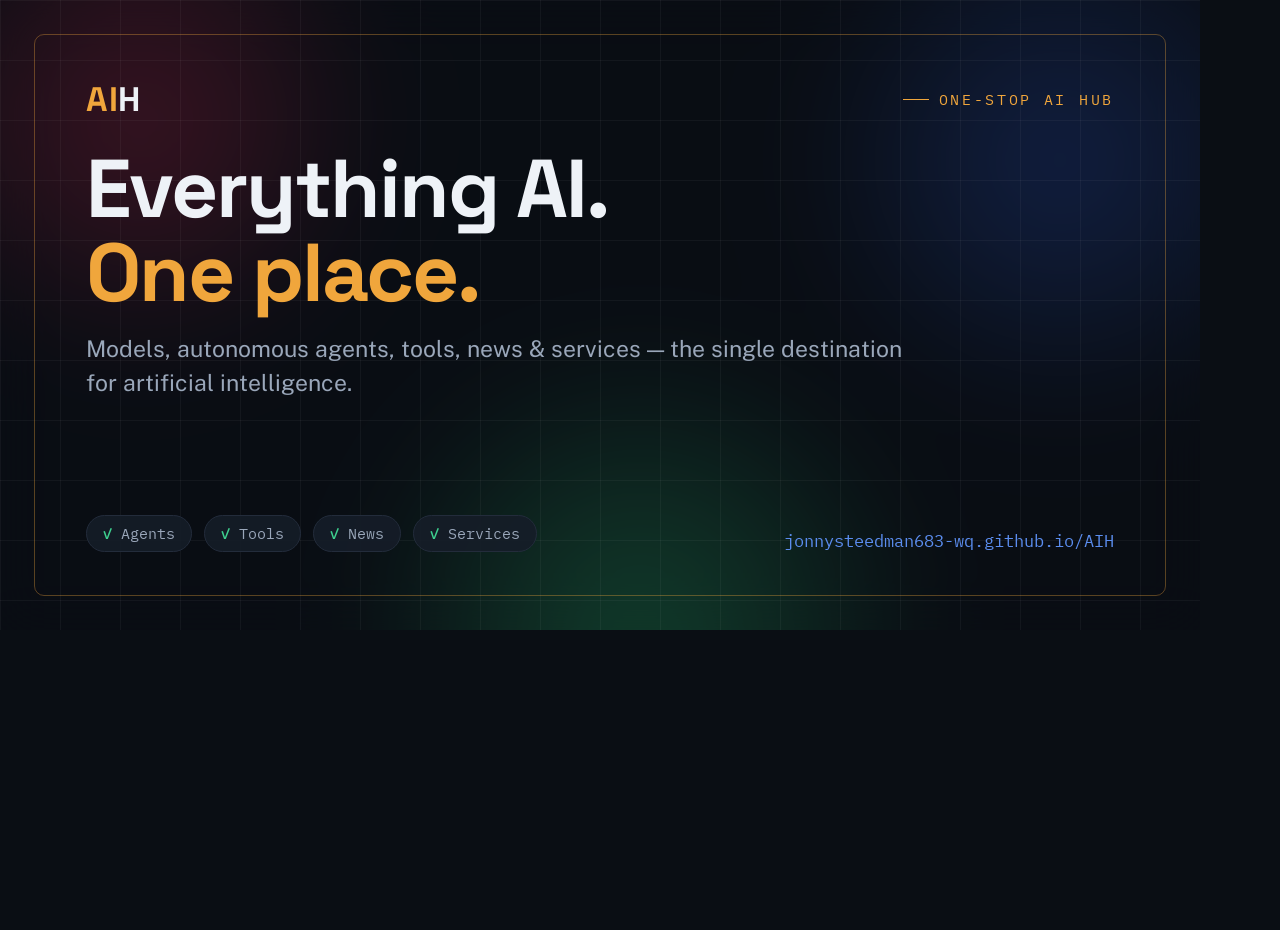
<file: tools/og-card.html>
<!DOCTYPE html>
<html lang="en">
<head>
<meta charset="UTF-8" />
<style>
  @import url('https://fonts.googleapis.com/css2?family=Space+Grotesk:wght@500;700&family=Public+Sans:wght@400;600&family=IBM+Plex+Mono:wght@500&display=swap');
  *{margin:0;padding:0;box-sizing:border-box}
  html,body{width:1200px;height:630px;overflow:hidden}
  body{
    font-family:'Public Sans',system-ui,sans-serif;
    background:#0a0e14;color:#eef2f7;
    position:relative;
  }
  /* neon hexagon field */
  .canvas{position:absolute;inset:0}
  .hex{position:absolute;border-radius:50%;filter:blur(46px);opacity:.55}
  .h1{width:520px;height:520px;left:-120px;top:-140px;background:radial-gradient(circle,#ff2f5e 0%,rgba(255,47,94,0) 68%)}
  .h2{width:560px;height:560px;right:-140px;top:-120px;background:radial-gradient(circle,#2f6bff 0%,rgba(47,107,255,0) 68%)}
  .h3{width:600px;height:600px;left:340px;bottom:-300px;background:radial-gradient(circle,#31ff8f 0%,rgba(49,255,143,0) 70%)}
  .glass{position:absolute;inset:0;backdrop-filter:blur(26px);-webkit-backdrop-filter:blur(26px);background:rgba(10,14,20,.62)}
  .grain{position:absolute;inset:0;background-image:linear-gradient(rgba(255,255,255,.045) 1px,transparent 1px),linear-gradient(90deg,rgba(255,255,255,.045) 1px,transparent 1px);background-size:60px 60px}
  .frame{position:absolute;inset:34px;border:1px solid rgba(240,166,60,.35);border-radius:10px}
  .inner{position:absolute;inset:34px;padding:44px 52px;display:flex;flex-direction:column;justify-content:space-between}
  .top{display:flex;align-items:center;justify-content:space-between}
  .brand{font-family:'Space Grotesk',system-ui,sans-serif;font-weight:700;font-size:34px;letter-spacing:.5px}
  .brand .mark{color:#f0a63c}
  .eyebrow{font-family:'IBM Plex Mono',monospace;font-size:15px;letter-spacing:.18em;text-transform:uppercase;color:#f0a63c;display:flex;align-items:center;gap:10px}
  .eyebrow::before{content:'';width:26px;height:1px;background:#f0a63c}
  h1{font-family:'Space Grotesk',system-ui,sans-serif;font-weight:700;font-size:82px;line-height:1.02;letter-spacing:-2px;margin:26px 0 18px}
  h1 .accent{color:#f0a63c}
  .tag{font-size:23px;color:#9aa7ba;max-width:820px;line-height:1.45}
  .bottom{display:flex;align-items:flex-end;justify-content:space-between;gap:24px}
  .chips{display:flex;gap:12px;flex-wrap:wrap}
  .chip{font-family:'IBM Plex Mono',monospace;font-size:15px;padding:8px 16px;border-radius:999px;border:1px solid #232c3b;background:rgba(22,29,41,.9);color:#9aa7ba}
  .chip b{color:#3ecf8e;font-weight:500}
  .url{font-family:'IBM Plex Mono',monospace;font-size:17px;color:#5b8def}
</style>
</head>
<body>
  <div class="canvas">
    <div class="hex h1"></div><div class="hex h2"></div><div class="hex h3"></div>
  </div>
  <div class="glass"></div>
  <div class="grain"></div>
  <div class="frame"></div>
  <div class="inner">
    <div>
      <div class="top">
        <div class="brand"><span class="mark">AI</span>H</div>
        <div class="eyebrow">One-Stop AI Hub</div>
      </div>
      <h1>Everything AI.<br/><span class="accent">One place.</span></h1>
      <p class="tag">Models, autonomous agents, tools, news &amp; services — the single destination for artificial intelligence.</p>
    </div>
    <div class="bottom">
      <div class="chips">
        <div class="chip"><b>✓</b> Agents</div>
        <div class="chip"><b>✓</b> Tools</div>
        <div class="chip"><b>✓</b> News</div>
        <div class="chip"><b>✓</b> Services</div>
      </div>
      <div class="url">jonnysteedman683-wq.github.io/AIH</div>
    </div>
  </div>
</body>
</html>
</file>
<file: style.css>
@import url('https://fonts.googleapis.com/css2?family=Space+Grotesk:wght@500;700&family=Public+Sans:wght@400;600&family=IBM+Plex+Mono:wght@500&display=swap');

:root{
  --bg:#0a0e14; --panel:#10161f; --panel2:#161d29; --line:#232c3b;
  --text:#eef2f7; --muted:#9aa7ba;
  --accent:#f0a63c;          /* amber/copper — signal */
  --accent-soft:rgba(240,166,60,.12);
  --accent-line:rgba(240,166,60,.35);
  --data:#5b8def;            /* steel blue — data/links */
  --ok:#3ecf8e;              /* green — checks */
  --mono:'IBM Plex Mono',ui-monospace,monospace;
  --display:'Space Grotesk',system-ui,sans-serif;
  --body:'Public Sans',system-ui,sans-serif;
}
*{margin:0;padding:0;box-sizing:border-box}
html{scroll-behavior:smooth}
body{font-family:var(--body);background:#0a0e14;color:var(--text);line-height:1.6;-webkit-font-smoothing:antialiased}
a{color:var(--data);text-decoration:none}
/* neon hexagon background + frosted glass */
#bg-canvas{position:fixed;inset:0;z-index:0;pointer-events:none}
.glass{position:fixed;inset:0;z-index:1;pointer-events:none;backdrop-filter:blur(16px);-webkit-backdrop-filter:blur(16px);background:rgba(10,14,20,.38)}
nav,header,section,footer{position:relative;z-index:2}
.wrap{max-width:1100px;margin:0 auto;padding:0 22px}
nav{position:sticky;top:0;z-index:50;background:rgba(10,14,20,.55);backdrop-filter:blur(14px);-webkit-backdrop-filter:blur(14px);border-bottom:1px solid rgba(255,255,255,.08)}
.nav{display:flex;align-items:center;justify-content:space-between;height:62px}
.brand{font-family:var(--display);font-weight:700;font-size:1.1rem;letter-spacing:.3px}
.brand .mark{color:var(--accent)}
.brand span{color:var(--text)}
.nav a{margin-left:22px;color:var(--muted);font-size:.9rem}
.nav a:hover{color:var(--text)}
.btn{padding:10px 20px;border-radius:6px;font-weight:600;font-size:.9rem;border:1px solid var(--line);background:var(--panel2);color:var(--text);cursor:pointer;transition:.18s;font-family:var(--body)}
.btn:hover{transform:translateY(-1px);border-color:var(--accent)}
.btn.primary{background:var(--accent);border:none;color:#0a0e14}
.btn.primary:hover{background:#f7b45a}
.eyebrow{display:inline-flex;align-items:center;gap:8px;font-family:var(--mono);font-size:.72rem;font-weight:500;letter-spacing:.12em;text-transform:uppercase;color:var(--accent)}
.eyebrow::before{content:'';width:18px;height:1px;background:var(--accent)}
header.hero{padding:88px 0 96px;position:relative;overflow:hidden}
header.hero::before{content:'';position:absolute;inset:0;background:radial-gradient(560px 300px at 78% -8%,rgba(240,166,60,.10),transparent),radial-gradient(480px 280px at 12% 112%,rgba(91,141,239,.10),transparent);pointer-events:none}
header.hero .wrap{position:relative}
h1{font-family:var(--display);font-size:2.9rem;line-height:1.08;margin:22px 0 18px;font-weight:700;letter-spacing:-.5px}
h1 .accent{color:var(--accent)}
.tag{font-size:1.12rem;color:var(--muted);max-width:620px}
.hero-cta{display:flex;gap:14px;margin-top:32px;flex-wrap:wrap}
.terminal{margin-top:44px;max-width:640px;background:var(--panel);border:1px solid var(--line);border-radius:8px;overflow:hidden;font-family:var(--mono);font-size:.82rem}
.terminal .bar{display:flex;align-items:center;gap:6px;padding:9px 14px;background:var(--panel2);border-bottom:1px solid var(--line)}
.terminal .dot{width:9px;height:9px;border-radius:50%;background:var(--line)}
.terminal .dot.on{background:var(--ok)}
.terminal .bar span{margin-left:auto;color:var(--muted);font-size:.68rem;letter-spacing:.08em;text-transform:uppercase}
.terminal .body{padding:14px 16px;min-height:96px;color:var(--muted)}
.terminal .body .line{display:block;white-space:nowrap;overflow:hidden;text-overflow:ellipsis}
.terminal .body .t{color:var(--accent)}
.terminal .body .ok{color:var(--ok)}
.terminal .cursor{display:inline-block;width:8px;height:15px;background:var(--accent);vertical-align:-2px;animation:blink 1s steps(1) infinite}
@keyframes blink{50%{opacity:0}}
.stats{display:flex;gap:44px;margin-top:48px;flex-wrap:wrap}
.stat b{display:block;font-family:var(--display);font-size:1.7rem;color:var(--accent);line-height:1.1}
.stat span{display:block;color:var(--muted);font-size:.85rem;margin-top:6px}
section{padding:66px 0;border-top:1px solid var(--line)}
h2{font-family:var(--display);font-size:1.8rem;font-weight:700;margin:10px 0 8px;letter-spacing:-.3px}
.sub{color:var(--muted);margin-bottom:36px;max-width:640px}
.grid{display:grid;gap:20px}
.g3{grid-template-columns:repeat(3,1fr)}
.g2{grid-template-columns:repeat(2,1fr)}
.card{background:rgba(16,22,31,.5);backdrop-filter:blur(12px);-webkit-backdrop-filter:blur(12px);border:1px solid rgba(255,255,255,.08);border-radius:8px;padding:26px;transition:.18s}
.card:hover{border-color:var(--accent);transform:translateY(-3px)}
.card .ic{font-size:1.6rem;margin-bottom:12px}
.card h3{font-family:var(--display);font-size:1.08rem;margin-bottom:8px}
.card p{color:var(--muted);font-size:.92rem}
.pill{display:inline-block;padding:2px 10px;border-radius:999px;background:var(--accent-soft);border:1px solid var(--accent-line);color:var(--accent);font-family:var(--mono);font-size:.7rem;font-weight:500;letter-spacing:.05em;text-transform:uppercase;margin-bottom:10px}
.price{font-family:var(--display);font-size:2rem;font-weight:700;margin:6px 0}
.price small{font-size:.85rem;color:var(--muted);font-weight:400}
.features{list-style:none;margin:14px 0 20px}
.features li{padding:6px 0;color:var(--muted);font-size:.92rem}
.features li::before{content:'✓ ';color:var(--ok);font-weight:700}
.card.featured{border:2px solid var(--accent);box-shadow:0 0 34px rgba(240,166,60,.18)}
.news-card{padding:20px}
.news-card .date{color:var(--muted);font-family:var(--mono);font-size:.72rem;margin-bottom:6px}
.news-card h3{margin-bottom:6px}
form{display:flex;gap:12px;flex-wrap:wrap;margin-top:26px}
input[type=email],input[type=text],textarea{flex:1;min-width:220px;padding:13px 16px;border-radius:6px;border:1px solid var(--line);background:var(--panel2);color:var(--text);font-size:.95rem;font-family:var(--body)}
input:focus,textarea:focus{outline:none;border-color:var(--accent)}
textarea{min-height:110px;width:100%;resize:vertical}
.bloghead{padding:64px 0 8px}
.bloghead h1{margin:18px 0 10px}
.post{padding:56px 0 40px;max-width:760px}
.post h1{font-size:2rem;margin:14px 0 10px}
.post .lede{font-size:1.12rem;color:var(--muted);margin-bottom:26px}
.post p{margin:14px 0}
.post ul,.post ol{margin:14px 0 14px 24px}
.post li{margin:8px 0;color:var(--text)}
.post code{background:var(--panel2);border:1px solid var(--line);padding:2px 7px;border-radius:5px;font-size:.9em;font-family:var(--mono)}
.crumb{color:var(--muted);font-size:.9rem;margin-bottom:8px}
.crumb .date{color:var(--muted)}
.readmore{margin-top:34px;padding-top:20px;border-top:1px solid var(--line)}
footer{padding:44px 0 60px;border-top:1px solid var(--line);color:var(--muted);font-size:.88rem}
footer a{color:var(--muted)}

/* Homepage refresh: practical, evidence-led AI automation offer */
:focus-visible{outline:2px solid var(--accent);outline-offset:4px;border-radius:3px}
.skip-link{position:fixed;top:8px;left:8px;z-index:1000;padding:10px 14px;background:var(--accent);color:#0a0e14;font-weight:700;transform:translateY(-160%)}
.skip-link:focus{transform:translateY(0)}
.nav{gap:24px}.nav-links{display:flex;align-items:center;gap:clamp(12px,2vw,26px)}
.nav-links a{margin:0}.nav-links .btn{white-space:nowrap}
.hero{padding:94px 0 34px!important;overflow:hidden}
.hero-grid{display:grid;grid-template-columns:minmax(0,1.15fr) minmax(280px,.75fr);align-items:center;gap:clamp(36px,7vw,100px)}
.hero-copy{max-width:690px}.hero h1{max-width:720px;font-size:clamp(2.8rem,6vw,5.4rem);line-height:.99;letter-spacing:-.065em;margin:25px 0 22px}
.hero h1 .accent{color:var(--accent)}.hero .tag{max-width:590px;font-size:clamp(1rem,1.5vw,1.18rem);line-height:1.75}
.hero-cta{align-items:center;gap:12px;margin-top:30px}.hero-cta .btn{padding:13px 17px}.hero-note{display:flex;align-items:center;gap:10px;margin-top:21px;color:var(--muted);font-size:.84rem}
.signal-dot{width:8px;height:8px;border-radius:50%;background:var(--ok);box-shadow:0 0 12px rgba(62,207,142,.45)}
.hero-brief{padding:24px 23px 18px;border:1px solid rgba(240,166,60,.28);border-radius:9px;background:linear-gradient(145deg,rgba(22,29,41,.92),rgba(16,22,31,.74));box-shadow:0 24px 80px rgba(0,0,0,.22);transform:rotate(1.2deg)}
.brief-top{display:flex;justify-content:space-between;gap:10px;padding-bottom:15px;border-bottom:1px solid var(--line);font:500 .62rem var(--mono);letter-spacing:.055em;color:var(--muted)}
.brief-top span:last-child{color:var(--ok);text-align:right}.brief-title{font:700 1.35rem/1.24 var(--display);letter-spacing:-.025em;margin:20px 0 22px;max-width:300px}
.brief-row{display:grid;grid-template-columns:32px 1fr auto;align-items:center;gap:10px;padding:13px 0;border-top:1px solid rgba(255,255,255,.07);font-size:.8rem}
.brief-row span:first-child{font:500 .7rem var(--mono);color:var(--accent)}.brief-row span:nth-child(2){color:var(--muted)}.brief-row b{font:500 .68rem var(--mono);color:var(--text)}
.brief-foot{margin-top:13px;color:var(--muted);font-size:.68rem}
.proof-strip{display:flex;align-items:center;justify-content:space-between;gap:15px;margin-top:82px;padding:19px 0;border-top:1px solid var(--line);border-bottom:1px solid var(--line);font:500 .68rem var(--mono);letter-spacing:.035em;color:var(--muted)}
.proof-strip i{width:4px;height:4px;border-radius:50%;background:var(--accent);flex:none}
section{padding:96px 0}.section-head{display:flex;align-items:end;justify-content:space-between;gap:48px;margin-bottom:37px}.section-head h2,.approach-intro h2,.investment-grid h2,.contact-grid h2{font-size:clamp(2rem,4vw,3.25rem);line-height:1.08;letter-spacing:-.045em;margin:16px 0 13px}
.section-head .sub{max-width:420px;margin:0 0 5px;line-height:1.8}
.work-section{background:linear-gradient(180deg,rgba(16,22,31,.55),rgba(10,14,20,.1))}.work-grid{gap:14px}
.work-card{position:relative;min-height:265px;padding:24px 23px 22px;background:rgba(16,22,31,.67)}.card-index{font:500 .63rem var(--mono);letter-spacing:.1em;color:var(--accent)}
.work-card .ic{margin:31px 0 13px;color:var(--accent);font:400 1.7rem var(--mono)}.work-card h3{font-size:1.16rem}.work-card p{min-height:66px;line-height:1.7}
.text-link,.read-link{display:inline-flex;align-items:center;gap:8px;color:var(--accent);font-size:.82rem;font-weight:600}.text-link:hover,.read-link:hover{color:#ffd18c}.approach-section{border-top:1px solid var(--line);border-bottom:1px solid var(--line)}
.approach-grid{display:grid;grid-template-columns:.8fr 1.2fr;gap:clamp(48px,9vw,140px);align-items:start}.approach-intro .sub{max-width:360px;line-height:1.8;margin-bottom:20px}
.steps{list-style:none;border-top:1px solid var(--line)}.steps li{display:grid;grid-template-columns:54px 1fr;gap:14px;padding:21px 0;border-bottom:1px solid var(--line)}
.step-no{font:500 .74rem var(--mono);color:var(--accent);padding-top:4px}.steps h3{font:600 1rem var(--display);margin-bottom:5px}.steps p{color:var(--muted);font-size:.88rem;line-height:1.7}
.investment-section{background:rgba(16,22,31,.43)}
.offer-intro{max-width:680px;margin-bottom:38px}.offer-intro h2{font-size:clamp(2rem,4vw,3.25rem);line-height:1.08;letter-spacing:-.045em;margin:16px 0 13px}.offer-intro .sub{max-width:620px;margin:0;line-height:1.8}
.offer-grid{display:grid;grid-template-columns:repeat(3,minmax(0,1fr));gap:16px;align-items:stretch}
.offer-card{display:flex;flex-direction:column;min-width:0;padding:24px 22px 21px;border:1px solid var(--line);border-radius:8px;background:rgba(10,14,20,.56)}
.offer-kicker{font:500 .61rem var(--mono);letter-spacing:.09em;color:var(--accent)}
.offer-card h3{margin:12px 0 5px;font:700 1.35rem var(--display);letter-spacing:-.025em}
.offer-best{min-height:51px;color:var(--muted);font-size:.83rem;line-height:1.65}
.offer-details{margin:19px 0 22px;border-top:1px solid var(--line)}
.offer-details div{padding:12px 0;border-bottom:1px solid var(--line)}
.offer-details dt{margin-bottom:4px;color:var(--muted);font:500 .59rem var(--mono);letter-spacing:.08em;text-transform:uppercase}
.offer-details dd{color:var(--text);font-size:.82rem;line-height:1.55}
.offer-details .offer-price{color:var(--accent);font:700 1.3rem var(--display);letter-spacing:-.02em;white-space:nowrap}
.offer-price small{color:var(--muted);font:400 .75rem var(--body);letter-spacing:0}
.offer-details .offer-secondary{margin-top:3px;color:var(--muted);font-size:.73rem}
.offer-cta{display:flex;align-items:center;justify-content:space-between;gap:8px;margin-top:auto;padding:11px 12px;font-size:.78rem}
.offer-cta span{white-space:nowrap}
.investment-note{margin-top:22px;color:var(--muted);font-size:.78rem;line-height:1.7}.notes-head{align-items:center}.all-notes{white-space:nowrap}.notes-section .grid{gap:14px}
.news-card{display:flex;flex-direction:column;min-height:235px;padding:23px;color:inherit}.news-card:hover{color:inherit}.news-card .date{font:500 .64rem var(--mono);letter-spacing:.09em;color:var(--accent);margin-bottom:19px}.news-card h3{font-size:1.08rem;line-height:1.35}.news-card p{font-size:.84rem;line-height:1.7}.read-link{margin-top:auto;padding-top:21px;font-size:.76rem}
.contact-section{background:linear-gradient(130deg,rgba(240,166,60,.07),transparent 48%)}.contact-grid{display:grid;grid-template-columns:.9fr 1.1fr;gap:clamp(44px,8vw,120px);align-items:start}.contact-grid .sub{line-height:1.8;max-width:450px}.contact-promise{max-width:430px;color:var(--muted);font-size:.77rem;line-height:1.7}
.contact-form{display:flex;flex-direction:column;gap:9px;margin:2px 0 0;padding:25px;border:1px solid var(--line);border-radius:9px;background:rgba(16,22,31,.8)}.contact-form label{margin-top:6px;font-size:.79rem;font-weight:600}.contact-form label span{font-weight:400;color:var(--muted)}
.contact-form input,.contact-form textarea{width:100%;min-width:0;flex:auto;padding:12px 13px;border-radius:5px;font-size:.88rem}.contact-form textarea{min-height:108px}.contact-form .btn{margin-top:7px;padding:13px 16px}.form-privacy{font-size:.68rem;color:var(--muted);line-height:1.6}.form-error,.form-failure{color:#ff8791;font-size:.8rem}.form-success{color:var(--ok);font-size:.88rem;font-weight:600}
.footer-inner{display:grid;grid-template-columns:auto 1fr auto;align-items:center;gap:10px 24px}.footer-inner p{font-size:.79rem}.footer-inner small{grid-column:1/-1;padding-top:15px;border-top:1px solid var(--line);font-size:.7rem}.footer-links{display:flex;gap:18px;font-size:.76rem}.footer-links a:hover{color:var(--accent)}
@media(max-width:860px){.g3{grid-template-columns:1fr}.g2{grid-template-columns:1fr}h1{font-size:2.2rem}.hero-grid{grid-template-columns:1fr;gap:40px}.hero-brief{max-width:500px;transform:none}.hero{padding-top:72px!important}.proof-strip{margin-top:54px;flex-wrap:wrap;justify-content:flex-start}.section-head{align-items:flex-start;flex-direction:column;gap:17px}.section-head .sub{max-width:600px}.approach-grid,.contact-grid{grid-template-columns:1fr;gap:38px}.offer-grid{grid-template-columns:1fr;gap:13px}.offer-card{padding:22px}.offer-best{min-height:0}.work-card{min-height:0}.work-card p{min-height:0;margin-bottom:17px}.footer-inner{grid-template-columns:auto 1fr}.footer-links{grid-column:1/-1}.footer-inner small{grid-column:1/-1}}
@media(max-width:560px){.wrap{padding-left:18px;padding-right:18px}.nav{height:auto;min-height:62px;padding-top:10px;padding-bottom:10px;align-items:flex-start}.nav-links{justify-content:flex-end;flex-wrap:wrap;gap:8px 13px}.nav-links a{font-size:.75rem}.nav-links .btn{padding:8px 10px;font-size:.75rem}.hero{padding-top:54px!important}.hero h1{font-size:clamp(2.45rem,12vw,3.5rem)}.hero-cta{align-items:stretch;flex-direction:column}.hero-cta .btn{text-align:center}.proof-strip{gap:11px 13px;margin-top:39px;font-size:.6rem}.proof-strip i{width:3px;height:3px}.brief-top{font-size:.55rem}.brief-title{font-size:1.2rem}.steps li{grid-template-columns:37px 1fr}.investment-row{grid-template-columns:1fr auto;gap:5px 12px}.investment-row span{font-size:.75rem}.investment-row b{font-size:.88rem}.contact-form{padding:18px}.footer-inner{grid-template-columns:1fr;gap:13px}.footer-links{grid-column:auto;flex-wrap:wrap}.footer-inner small{grid-column:auto}}

/* Delivery standards page */
.delivery-hero{padding:92px 0 58px;border-bottom:1px solid var(--line);background:radial-gradient(720px 420px at 85% 0%,rgba(240,166,60,.09),transparent 70%)}
.delivery-hero-inner{max-width:900px}.delivery-hero h1{font-size:clamp(3rem,7vw,5.6rem);line-height:.98;letter-spacing:-.065em;margin:24px 0 20px}.delivery-lede{max-width:710px;color:var(--muted);font-size:1.12rem;line-height:1.8;margin-bottom:27px}.delivery-disclosure{max-width:730px;margin-top:21px;color:var(--muted);font-size:.75rem;line-height:1.7}
.delivery-section{padding:85px 0}.delivery-layout{display:grid;grid-template-columns:.72fr 1.28fr;gap:clamp(45px,9vw,135px);align-items:start}.delivery-sidebar{position:sticky;top:100px}.delivery-sidebar h2,.delivery-heading h2,.delivery-cta h2{font-size:clamp(2rem,4vw,3.15rem);line-height:1.08;letter-spacing:-.045em;margin:16px 0}.delivery-sidebar p{max-width:310px;color:var(--muted);font-size:.88rem;line-height:1.75}.delivery-content{border-top:1px solid var(--line)}.delivery-item{padding:22px 0 25px;border-bottom:1px solid var(--line)}.delivery-index{font:500 .65rem var(--mono);letter-spacing:.09em;color:var(--accent)}.delivery-item h3,.guardrail-card h3{font:600 1.08rem var(--display);margin:10px 0 7px}.delivery-item p,.guardrail-card p,.limits-content p{color:var(--muted);font-size:.88rem;line-height:1.8;max-width:720px}

/* Fictional, local-only workflow demo */
.workflow-demo-section{padding:78px 0;border-bottom:1px solid var(--line);background:linear-gradient(180deg,rgba(16,22,31,.42),rgba(10,14,20,.18))}.demo-intro{max-width:650px;margin-bottom:30px}.demo-intro h2{font-size:clamp(2rem,4vw,3.15rem);line-height:1.08;letter-spacing:-.045em;margin:16px 0}.demo-intro p{max-width:600px;color:var(--muted);font-size:.9rem;line-height:1.8}.workflow-demo{max-width:860px;padding:24px;border:1px solid var(--line);border-radius:9px;background:rgba(10,14,20,.82);box-shadow:0 20px 60px rgba(0,0,0,.18)}.demo-topline{display:flex;justify-content:space-between;gap:16px;padding-bottom:14px;border-bottom:1px solid var(--line);font:500 .62rem var(--mono);letter-spacing:.08em;color:var(--muted)}.demo-topline span:first-child{color:var(--accent)}.demo-request{padding:22px 0 20px}.demo-label,.demo-step{font:500 .64rem var(--mono);letter-spacing:.09em;color:var(--data)}.demo-request p{margin:11px 0 6px;font:600 1.03rem/1.5 var(--display)}.demo-request small{color:var(--muted);font-size:.75rem}.demo-approval{padding:18px;border:1px solid rgba(91,141,239,.24);border-radius:7px;background:rgba(91,141,239,.045)}.demo-approval p{margin:8px 0 16px;color:var(--muted);font-size:.84rem;line-height:1.7}.demo-actions{display:flex;flex-wrap:wrap;gap:9px}.demo-actions button{min-height:42px;padding:9px 13px;border:1px solid var(--line);border-radius:5px;background:var(--panel2);color:var(--text);font:600 .76rem var(--body);cursor:pointer}.demo-actions button:first-child{background:var(--accent);border-color:var(--accent);color:#0a0e14}.demo-actions button:hover{border-color:var(--accent)}.demo-actions button:focus-visible{outline:2px solid var(--accent);outline-offset:3px}.demo-status{min-height:48px;margin:16px 0 0;padding:13px 15px;border-left:2px solid var(--ok);background:rgba(62,207,142,.055);color:var(--text);font-size:.8rem;line-height:1.6}.demo-trail-wrap{margin-top:17px;padding-top:14px;border-top:1px solid var(--line)}.demo-trail-head{display:flex;justify-content:space-between;gap:12px;color:var(--muted);font:500 .58rem var(--mono);letter-spacing:.08em}.demo-trail{list-style:none;margin:10px 0 0;padding:0 0 0 14px;border-left:1px solid var(--line)}.demo-trail li{position:relative;padding:4px 0 10px 9px;color:var(--muted);font-size:.72rem;line-height:1.55;overflow-wrap:anywhere}.demo-trail li::before{position:absolute;left:-18px;top:8px;width:6px;height:6px;border-radius:50%;content:"";background:var(--data)}.demo-trail li:first-child::before{background:var(--accent)}.demo-trail li:last-child{padding-bottom:0;color:var(--text)}.demo-trail li:last-child::before{background:var(--ok)}@media(max-width:560px){.demo-trail-head{flex-direction:column;gap:4px}.demo-trail li{font-size:.68rem}}
@media(max-width:860px){.delivery-layout{grid-template-columns:1fr;gap:28px}.delivery-sidebar{position:static}.delivery-sidebar h2 br{display:none}.guardrail-grid{grid-template-columns:1fr 1fr}.delivery-cta-inner{align-items:flex-start;flex-direction:column;gap:23px}}
@media(max-width:560px){.delivery-hero{padding:58px 0 42px}.delivery-hero h1{font-size:clamp(2.7rem,13vw,4rem)}.delivery-lede{font-size:1rem}.delivery-section,.delivery-guardrails{padding:58px 0}.guardrail-grid{grid-template-columns:1fr}.guardrail-card{min-height:0}.workflow-demo-section{padding:56px 0}.workflow-demo{padding:17px}.demo-topline{flex-direction:column;gap:5px;font-size:.57rem}.demo-approval{padding:14px}.demo-actions{display:grid;grid-template-columns:1fr 1fr}.demo-actions button{padding:9px 8px;font-size:.68rem}.delivery-cta{padding:56px 0}}
/* Compact navigation on narrow screens: keep primary actions easy to find. */
.nav-toggle{display:none;align-items:center;justify-content:center;min-height:40px;padding:8px 13px;border:1px solid var(--line);border-radius:5px;background:var(--panel2);color:var(--text);font:600 .82rem var(--body);cursor:pointer}
.nav-toggle:hover{border-color:var(--accent)}
@media(max-width:760px){
  .nav{position:relative;align-items:center;flex-wrap:wrap;min-height:62px}
  .nav.wrap{max-width:none;width:100%;padding-left:22px;padding-right:22px}
  .nav-toggle{display:inline-flex}
  .nav-links{display:none;flex:0 0 100%;flex-direction:column;align-items:stretch;gap:3px;padding:10px 0 13px}
  .nav-links.is-open{display:flex}
  .nav-links a{padding:10px 8px;font-size:.88rem}
  .nav-links .btn{text-align:center}
}
@media(prefers-reduced-motion:reduce){html{scroll-behavior:auto}*,*::before,*::after{animation-duration:.01ms!important;animation-iteration-count:1!important;scroll-behavior:auto!important;transition-duration:.01ms!important}}
</file>
